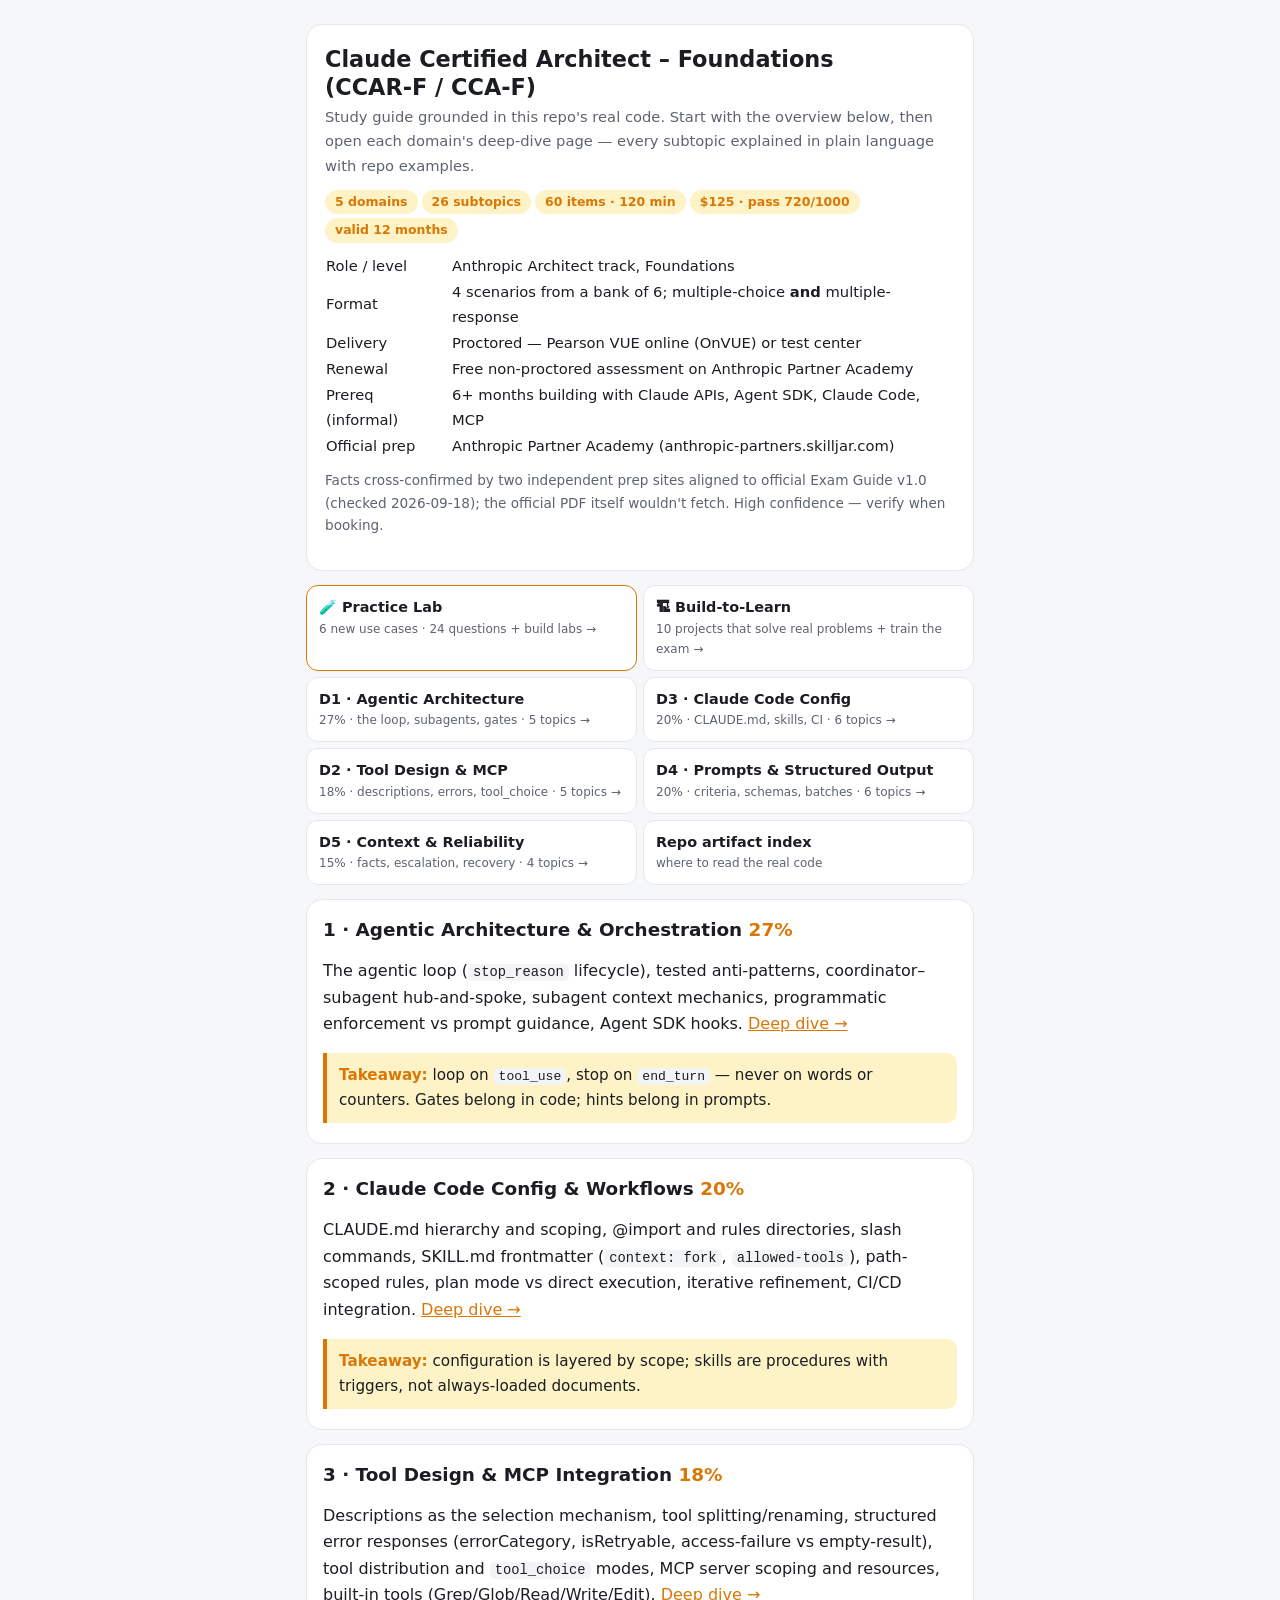
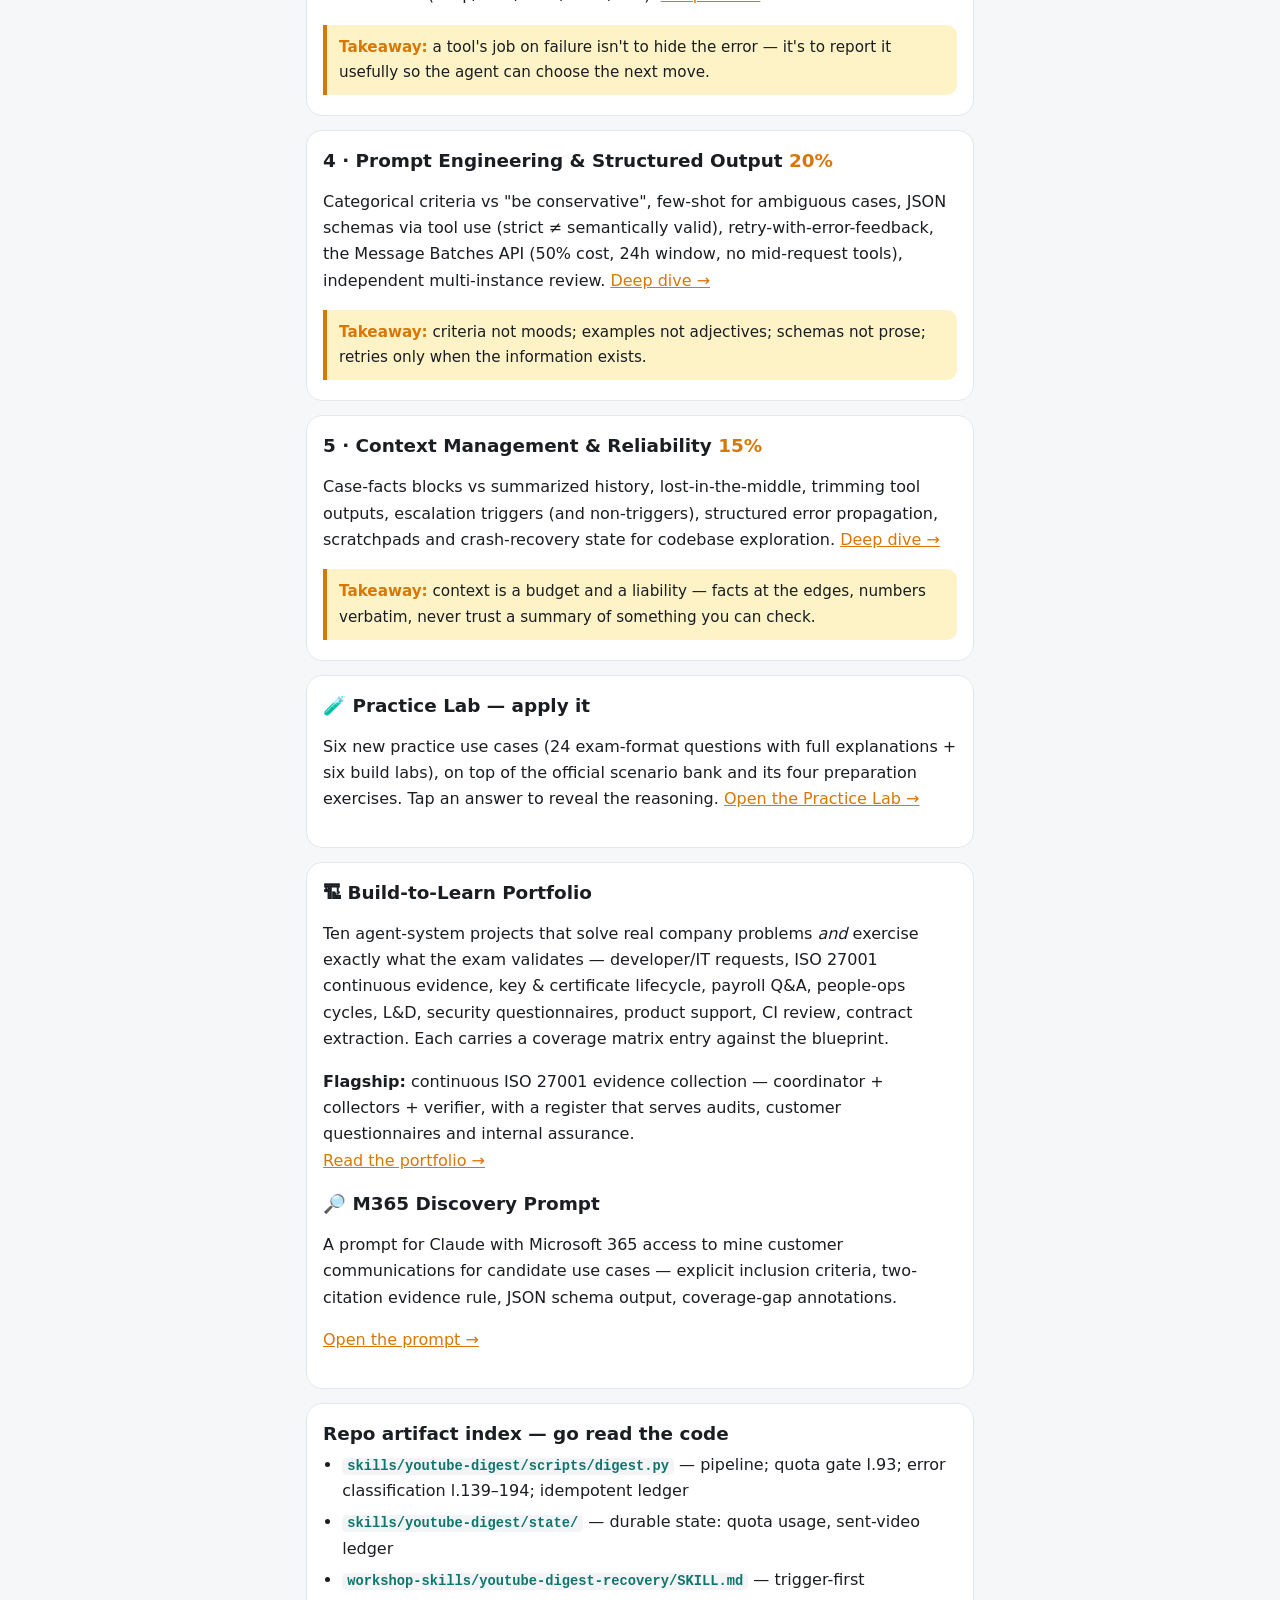
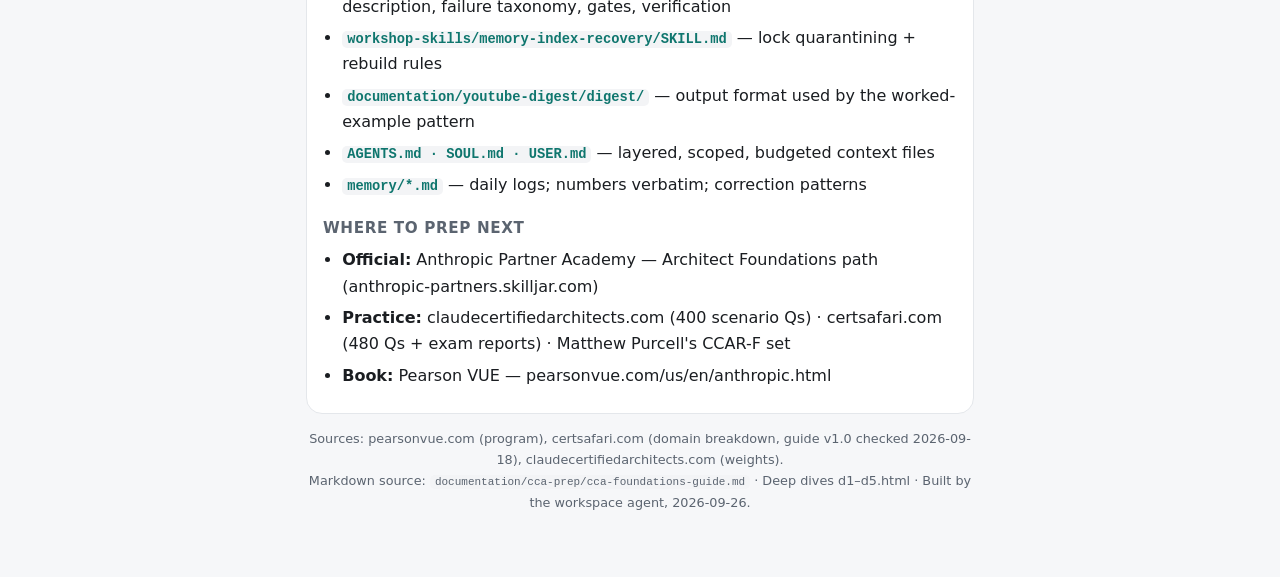
<file: index.html>
<!DOCTYPE html>
<html lang="en">
<head>
<meta charset="utf-8">
<meta name="viewport" content="width=device-width, initial-scale=1">
<title>CCAR-F Study Guide · overview + deep dives</title>
<link rel="stylesheet" href="style.css">
</head>
<body>
<div class="wrap">

<header class="hero">
  <h1>Claude Certified Architect – Foundations<br>(CCAR-F / CCA-F)</h1>
  <p class="sub">Study guide grounded in this repo's real code. Start with the overview below, then open each domain's deep-dive page — every subtopic explained in plain language with repo examples.</p>
  <span class="badge">5 domains</span><span class="badge">26 subtopics</span><span class="badge">60 items · 120 min</span><span class="badge">$125 · pass 720/1000</span><span class="badge">valid 12 months</span>
  <table class="facts" style="width:100%;border-collapse:collapse;font-size:.92rem;margin-top:8px">
    <tr><td>Role / level</td><td>Anthropic Architect track, Foundations</td></tr>
    <tr><td>Format</td><td>4 scenarios from a bank of 6; multiple-choice <b>and</b> multiple-response</td></tr>
    <tr><td>Delivery</td><td>Proctored — Pearson VUE online (OnVUE) or test center</td></tr>
    <tr><td>Renewal</td><td>Free non-proctored assessment on Anthropic Partner Academy</td></tr>
    <tr><td>Prereq (informal)</td><td>6+ months building with Claude APIs, Agent SDK, Claude Code, MCP</td></tr>
    <tr><td>Official prep</td><td>Anthropic Partner Academy (anthropic-partners.skilljar.com)</td></tr>
  </table>
  <p class="note" style="margin-top:10px">Facts cross-confirmed by two independent prep sites aligned to official Exam Guide v1.0 (checked 2026-09-18); the official PDF itself wouldn't fetch. High confidence — verify when booking.</p>
</header>

<nav class="toc">
  <a href="practice.html" style="border-color:var(--acc)">🧪 Practice Lab<small>6 new use cases · 24 questions + build labs →</small></a>
  <a href="https://github.com/KoolBuddhiAI/ccar-f-study-guide/blob/main/build-to-learn.md">🏗 Build-to-Learn<small>10 projects that solve real problems + train the exam →</small></a>
  <a href="d1.html">D1 · Agentic Architecture<small>27% · the loop, subagents, gates · 5 topics →</small></a>
  <a href="d3.html">D3 · Claude Code Config<small>20% · CLAUDE.md, skills, CI · 6 topics →</small></a>
  <a href="d2.html">D2 · Tool Design &amp; MCP<small>18% · descriptions, errors, tool_choice · 5 topics →</small></a>
  <a href="d4.html">D4 · Prompts &amp; Structured Output<small>20% · criteria, schemas, batches · 6 topics →</small></a>
  <a href="d5.html">D5 · Context &amp; Reliability<small>15% · facts, escalation, recovery · 4 topics →</small></a>
  <a href="#idx">Repo artifact index<small>where to read the real code</small></a>
</nav>

<section id="d1">
  <h2>1 · Agentic Architecture &amp; Orchestration <span class="w">27%</span></h2>
  <p>The agentic loop (<code>stop_reason</code> lifecycle), tested anti-patterns, coordinator–subagent hub-and-spoke, subagent context mechanics, programmatic enforcement vs prompt guidance, Agent SDK hooks. <a href="d1.html">Deep dive →</a></p>
  <div class="take"><b>Takeaway:</b> loop on <code>tool_use</code>, stop on <code>end_turn</code> — never on words or counters. Gates belong in code; hints belong in prompts.</div>
</section>

<section id="d3">
  <h2>2 · Claude Code Config &amp; Workflows <span class="w">20%</span></h2>
  <p>CLAUDE.md hierarchy and scoping, @import and rules directories, slash commands, SKILL.md frontmatter (<code>context: fork</code>, <code>allowed-tools</code>), path-scoped rules, plan mode vs direct execution, iterative refinement, CI/CD integration. <a href="d3.html">Deep dive →</a></p>
  <div class="take"><b>Takeaway:</b> configuration is layered by scope; skills are procedures with triggers, not always-loaded documents.</div>
</section>

<section id="d2">
  <h2>3 · Tool Design &amp; MCP Integration <span class="w">18%</span></h2>
  <p>Descriptions as the selection mechanism, tool splitting/renaming, structured error responses (errorCategory, isRetryable, access-failure vs empty-result), tool distribution and <code>tool_choice</code> modes, MCP server scoping and resources, built-in tools (Grep/Glob/Read/Write/Edit). <a href="d2.html">Deep dive →</a></p>
  <div class="take"><b>Takeaway:</b> a tool's job on failure isn't to hide the error — it's to report it usefully so the agent can choose the next move.</div>
</section>

<section id="d4">
  <h2>4 · Prompt Engineering &amp; Structured Output <span class="w">20%</span></h2>
  <p>Categorical criteria vs "be conservative", few-shot for ambiguous cases, JSON schemas via tool use (strict ≠ semantically valid), retry-with-error-feedback, the Message Batches API (50% cost, 24h window, no mid-request tools), independent multi-instance review. <a href="d4.html">Deep dive →</a></p>
  <div class="take"><b>Takeaway:</b> criteria not moods; examples not adjectives; schemas not prose; retries only when the information exists.</div>
</section>

<section id="d5">
  <h2>5 · Context Management &amp; Reliability <span class="w">15%</span></h2>
  <p>Case-facts blocks vs summarized history, lost-in-the-middle, trimming tool outputs, escalation triggers (and non-triggers), structured error propagation, scratchpads and crash-recovery state for codebase exploration. <a href="d5.html">Deep dive →</a></p>
  <div class="take"><b>Takeaway:</b> context is a budget and a liability — facts at the edges, numbers verbatim, never trust a summary of something you can check.</div>
</section>

<section id="idx">
  <h2>🧪 Practice Lab — apply it</h2>
  <p>Six new practice use cases (24 exam-format questions with full explanations + six build labs), on top of the official scenario bank and its four preparation exercises. Tap an answer to reveal the reasoning. <a href="practice.html">Open the Practice Lab →</a></p>
</section>

<section id="apply">
  <h2>🏗 Build-to-Learn Portfolio</h2>
  <p>Ten agent-system projects that solve real company problems <i>and</i> exercise exactly what the exam validates — developer/IT requests, ISO 27001 continuous evidence, key &amp; certificate lifecycle, payroll Q&amp;A, people-ops cycles, L&amp;D, security questionnaires, product support, CI review, contract extraction. Each carries a coverage matrix entry against the blueprint.</p>
  <p><b>Flagship:</b> continuous ISO 27001 evidence collection — coordinator + collectors + verifier, with a register that serves audits, customer questionnaires and internal assurance.
  <br><a href="https://github.com/KoolBuddhiAI/ccar-f-study-guide/blob/main/build-to-learn.md">Read the portfolio →</a></p>
  <h2 style="margin-top:18px">🔎 M365 Discovery Prompt</h2>
  <p>A prompt for Claude with Microsoft 365 access to mine customer communications for candidate use cases — explicit inclusion criteria, two-citation evidence rule, JSON schema output, coverage-gap annotations.</p>
  <p><a href="https://github.com/KoolBuddhiAI/ccar-f-study-guide/blob/main/m365-discovery-prompt.md">Open the prompt →</a></p>
</section>

<section id="idx2">
  <h2>Repo artifact index — go read the code</h2>
  <ul>
    <li><code class="path">skills/youtube-digest/scripts/digest.py</code> — pipeline; quota gate l.93; error classification l.139–194; idempotent ledger</li>
    <li><code class="path">skills/youtube-digest/state/</code> — durable state: quota usage, sent-video ledger</li>
    <li><code class="path">workshop-skills/youtube-digest-recovery/SKILL.md</code> — trigger-first description, failure taxonomy, gates, verification</li>
    <li><code class="path">workshop-skills/memory-index-recovery/SKILL.md</code> — lock quarantining + rebuild rules</li>
    <li><code class="path">documentation/youtube-digest/digest/</code> — output format used by the worked-example pattern</li>
    <li><code class="path">AGENTS.md · SOUL.md · USER.md</code> — layered, scoped, budgeted context files</li>
    <li><code class="path">memory/*.md</code> — daily logs; numbers verbatim; correction patterns</li>
  </ul>
  <h3>Where to prep next</h3>
  <ul>
    <li><b>Official:</b> Anthropic Partner Academy — Architect Foundations path (anthropic-partners.skilljar.com)</li>
    <li><b>Practice:</b> claudecertifiedarchitects.com (400 scenario Qs) · certsafari.com (480 Qs + exam reports) · Matthew Purcell's CCAR-F set</li>
    <li><b>Book:</b> Pearson VUE — pearsonvue.com/us/en/anthropic.html</li>
  </ul>
</section>

<footer>Sources: pearsonvue.com (program), certsafari.com (domain breakdown, guide v1.0 checked 2026-09-18), claudecertifiedarchitects.com (weights).<br>Markdown source: <code>documentation/cca-prep/cca-foundations-guide.md</code> · Deep dives d1–d5.html · Built by the workspace agent, 2026-09-26.</footer>

</div>
</body>
</html>
</file>
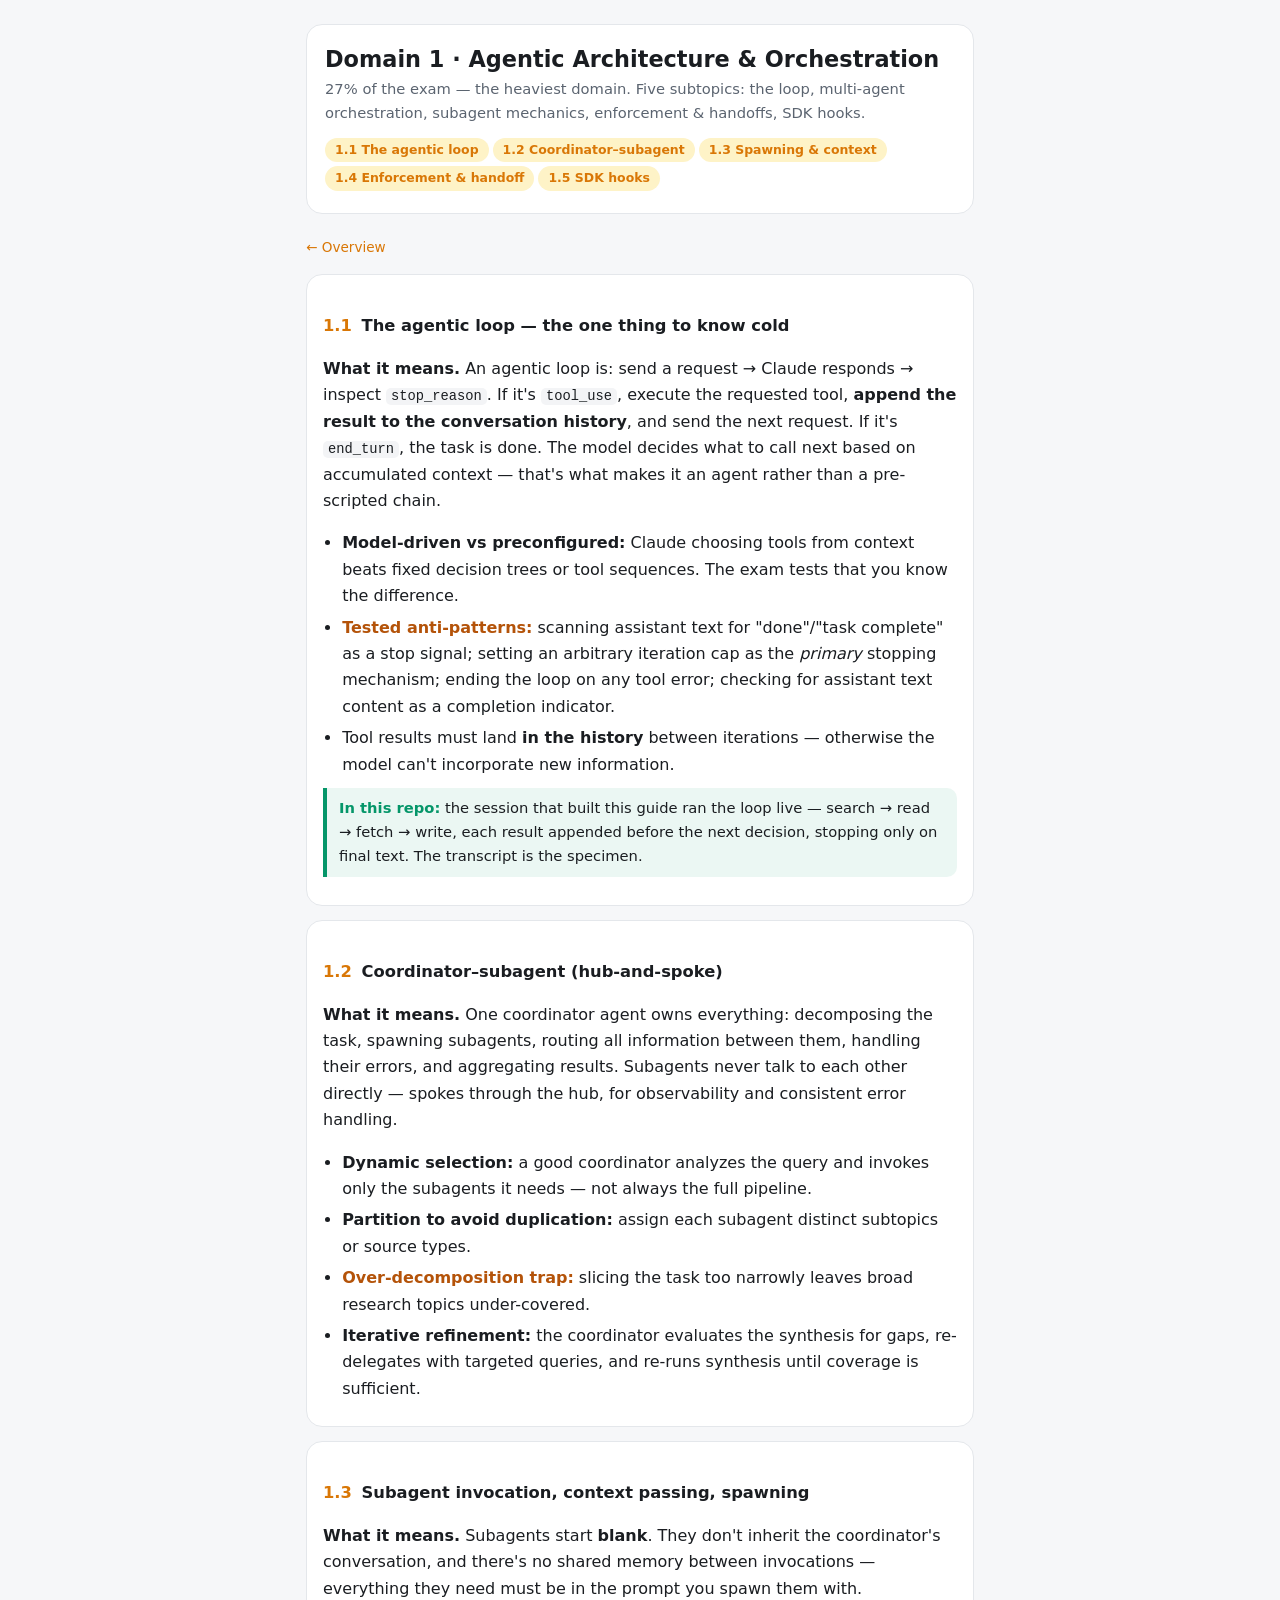
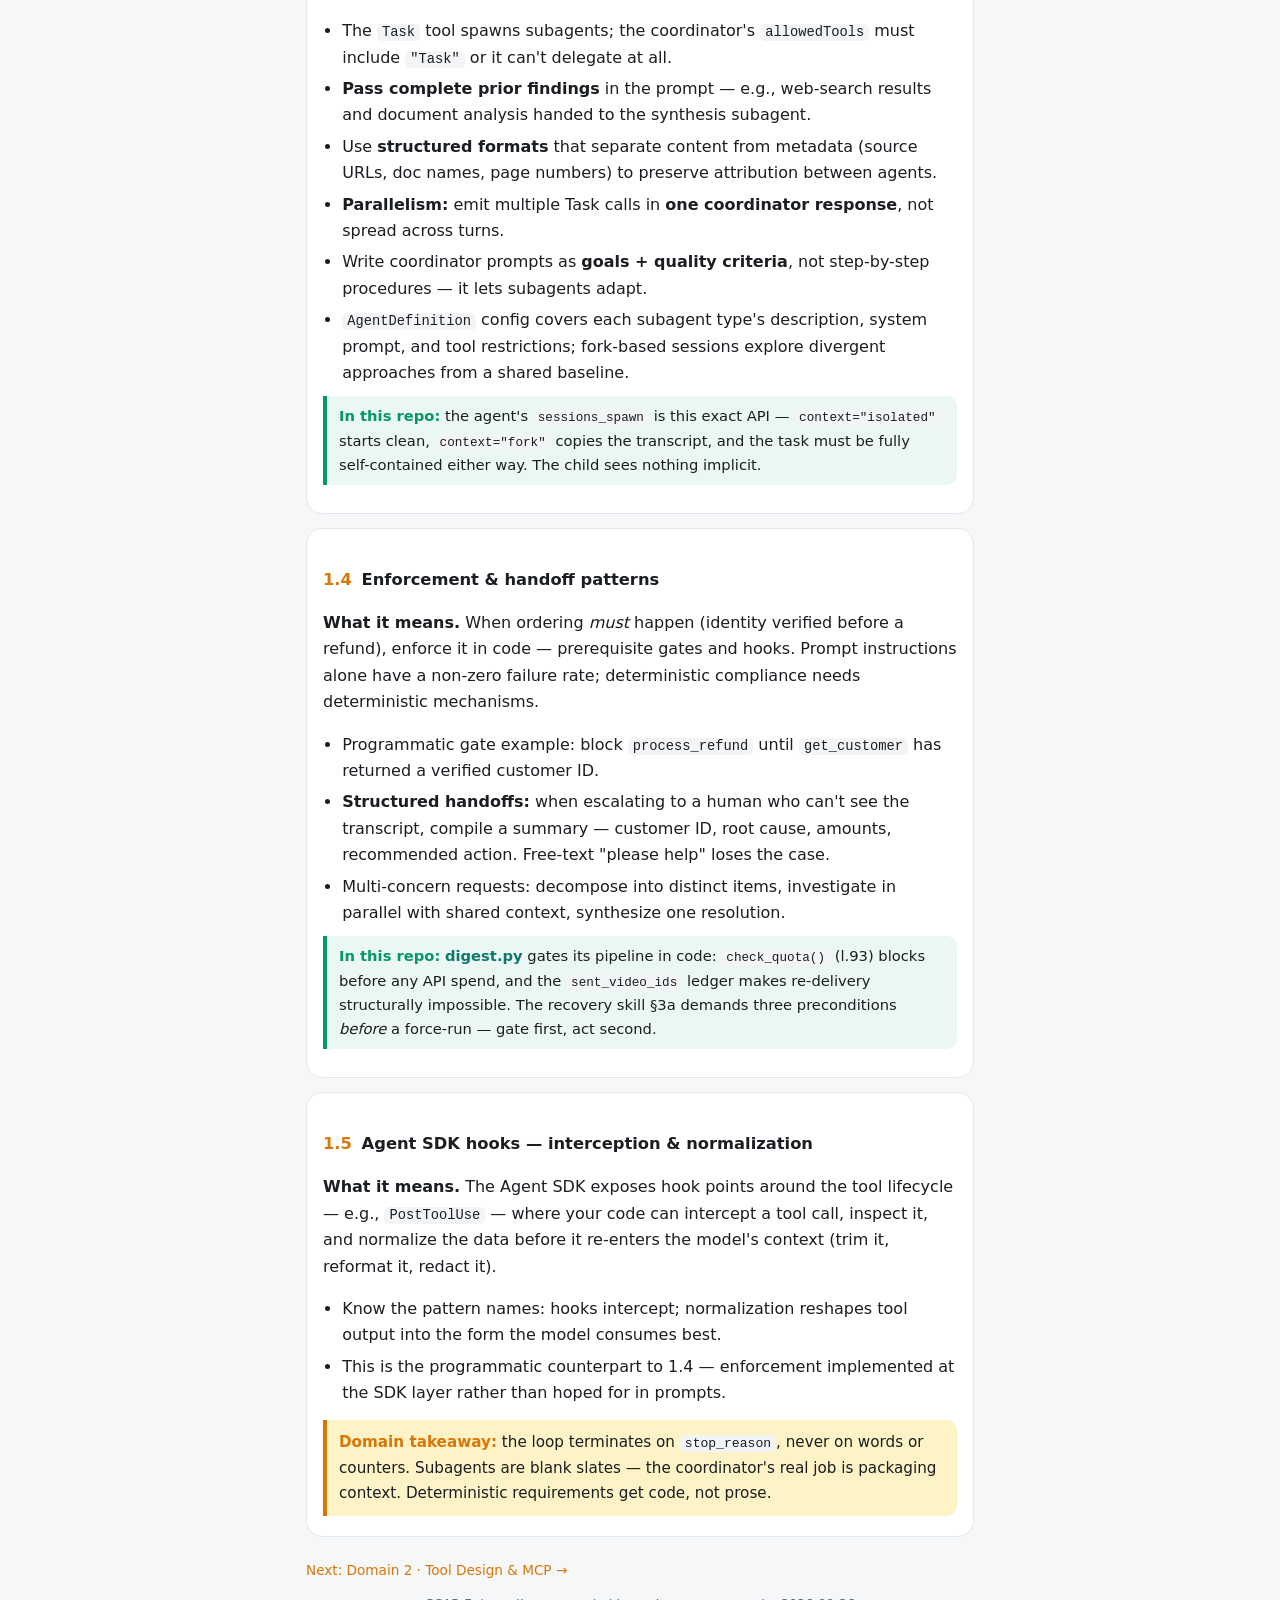
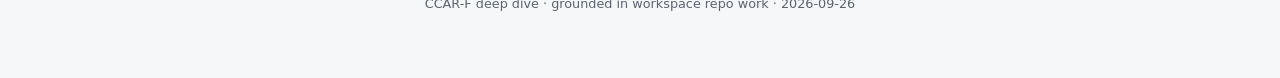
<file: d1.html>
<!DOCTYPE html>
<html lang="en">
<head>
<meta charset="utf-8">
<meta name="viewport" content="width=device-width, initial-scale=1">
<title>D1 · Agentic Architecture &amp; Orchestration (27%) — CCAR-F Deep Dive</title>
<link rel="stylesheet" href="style.css">
</head>
<body>
<div class="wrap">
<header class="hero">
  <h1>Domain 1 · Agentic Architecture &amp; Orchestration</h1>
  <p class="sub">27% of the exam — the heaviest domain. Five subtopics: the loop, multi-agent orchestration, subagent mechanics, enforcement &amp; handoffs, SDK hooks.</p>
  <span class="badge">1.1 The agentic loop</span><span class="badge">1.2 Coordinator–subagent</span><span class="badge">1.3 Spawning &amp; context</span><span class="badge">1.4 Enforcement &amp; handoff</span><span class="badge">1.5 SDK hooks</span>
</header>
<a class="back" href="index.html">← Overview</a>

<section>
<h4><span class="num">1.1</span> The agentic loop — the one thing to know cold</h4>
<p><b>What it means.</b> An agentic loop is: send a request → Claude responds → inspect <code>stop_reason</code>. If it's <code>tool_use</code>, execute the requested tool, <b>append the result to the conversation history</b>, and send the next request. If it's <code>end_turn</code>, the task is done. The model decides what to call next based on accumulated context — that's what makes it an agent rather than a pre-scripted chain.</p>
<ul>
  <li><b>Model-driven vs preconfigured:</b> Claude choosing tools from context beats fixed decision trees or tool sequences. The exam tests that you know the difference.</li>
  <li><b class="trap">Tested anti-patterns:</b> scanning assistant text for "done"/"task complete" as a stop signal; setting an arbitrary iteration cap as the <i>primary</i> stopping mechanism; ending the loop on any tool error; checking for assistant text content as a completion indicator.</li>
  <li>Tool results must land <b>in the history</b> between iterations — otherwise the model can't incorporate new information.</li>
</ul>
<div class="repo"><b>In this repo:</b> the session that built this guide ran the loop live — search → read → fetch → write, each result appended before the next decision, stopping only on final text. The transcript is the specimen.</div>
</section>

<section>
<h4><span class="num">1.2</span> Coordinator–subagent (hub-and-spoke)</h4>
<p><b>What it means.</b> One coordinator agent owns everything: decomposing the task, spawning subagents, routing all information between them, handling their errors, and aggregating results. Subagents never talk to each other directly — spokes through the hub, for observability and consistent error handling.</p>
<ul>
  <li><b>Dynamic selection:</b> a good coordinator analyzes the query and invokes only the subagents it needs — not always the full pipeline.</li>
  <li><b>Partition to avoid duplication:</b> assign each subagent distinct subtopics or source types.</li>
  <li><b class="trap">Over-decomposition trap:</b> slicing the task too narrowly leaves broad research topics under-covered.</li>
  <li><b>Iterative refinement:</b> the coordinator evaluates the synthesis for gaps, re-delegates with targeted queries, and re-runs synthesis until coverage is sufficient.</li>
</ul>
</section>

<section>
<h4><span class="num">1.3</span> Subagent invocation, context passing, spawning</h4>
<p><b>What it means.</b> Subagents start <b>blank</b>. They don't inherit the coordinator's conversation, and there's no shared memory between invocations — everything they need must be in the prompt you spawn them with.</p>
<ul>
  <li>The <code>Task</code> tool spawns subagents; the coordinator's <code>allowedTools</code> must include <code>"Task"</code> or it can't delegate at all.</li>
  <li><b>Pass complete prior findings</b> in the prompt — e.g., web-search results and document analysis handed to the synthesis subagent.</li>
  <li>Use <b>structured formats</b> that separate content from metadata (source URLs, doc names, page numbers) to preserve attribution between agents.</li>
  <li><b>Parallelism:</b> emit multiple Task calls in <b>one coordinator response</b>, not spread across turns.</li>
  <li>Write coordinator prompts as <b>goals + quality criteria</b>, not step-by-step procedures — it lets subagents adapt.</li>
  <li><code>AgentDefinition</code> config covers each subagent type's description, system prompt, and tool restrictions; fork-based sessions explore divergent approaches from a shared baseline.</li>
</ul>
<div class="repo"><b>In this repo:</b> the agent's <code>sessions_spawn</code> is this exact API — <code>context="isolated"</code> starts clean, <code>context="fork"</code> copies the transcript, and the task must be fully self-contained either way. The child sees nothing implicit.</div>
</section>

<section>
<h4><span class="num">1.4</span> Enforcement &amp; handoff patterns</h4>
<p><b>What it means.</b> When ordering <i>must</i> happen (identity verified before a refund), enforce it in code — prerequisite gates and hooks. Prompt instructions alone have a non-zero failure rate; deterministic compliance needs deterministic mechanisms.</p>
<ul>
  <li>Programmatic gate example: block <code>process_refund</code> until <code>get_customer</code> has returned a verified customer ID.</li>
  <li><b>Structured handoffs:</b> when escalating to a human who can't see the transcript, compile a summary — customer ID, root cause, amounts, recommended action. Free-text "please help" loses the case.</li>
  <li>Multi-concern requests: decompose into distinct items, investigate in parallel with shared context, synthesize one resolution.</li>
</ul>
<div class="repo"><b>In this repo:</b> <span class="path">digest.py</span> gates its pipeline in code: <code>check_quota()</code> (l.93) blocks before any API spend, and the <code>sent_video_ids</code> ledger makes re-delivery structurally impossible. The recovery skill §3a demands three preconditions <i>before</i> a force-run — gate first, act second.</div>
</section>

<section>
<h4><span class="num">1.5</span> Agent SDK hooks — interception &amp; normalization</h4>
<p><b>What it means.</b> The Agent SDK exposes hook points around the tool lifecycle — e.g., <code>PostToolUse</code> — where your code can intercept a tool call, inspect it, and normalize the data before it re-enters the model's context (trim it, reformat it, redact it).</p>
<ul>
  <li>Know the pattern names: hooks intercept; normalization reshapes tool output into the form the model consumes best.</li>
  <li>This is the programmatic counterpart to 1.4 — enforcement implemented at the SDK layer rather than hoped for in prompts.</li>
</ul>
<div class="take"><b>Domain takeaway:</b> the loop terminates on <code>stop_reason</code>, never on words or counters. Subagents are blank slates — the coordinator's real job is packaging context. Deterministic requirements get code, not prose.</div>
</section>

<a class="back" href="d2.html">Next: Domain 2 · Tool Design &amp; MCP →</a>
<footer>CCAR-F deep dive · grounded in workspace repo work · 2026-09-26</footer>
</div>
</body>
</html>
</file>
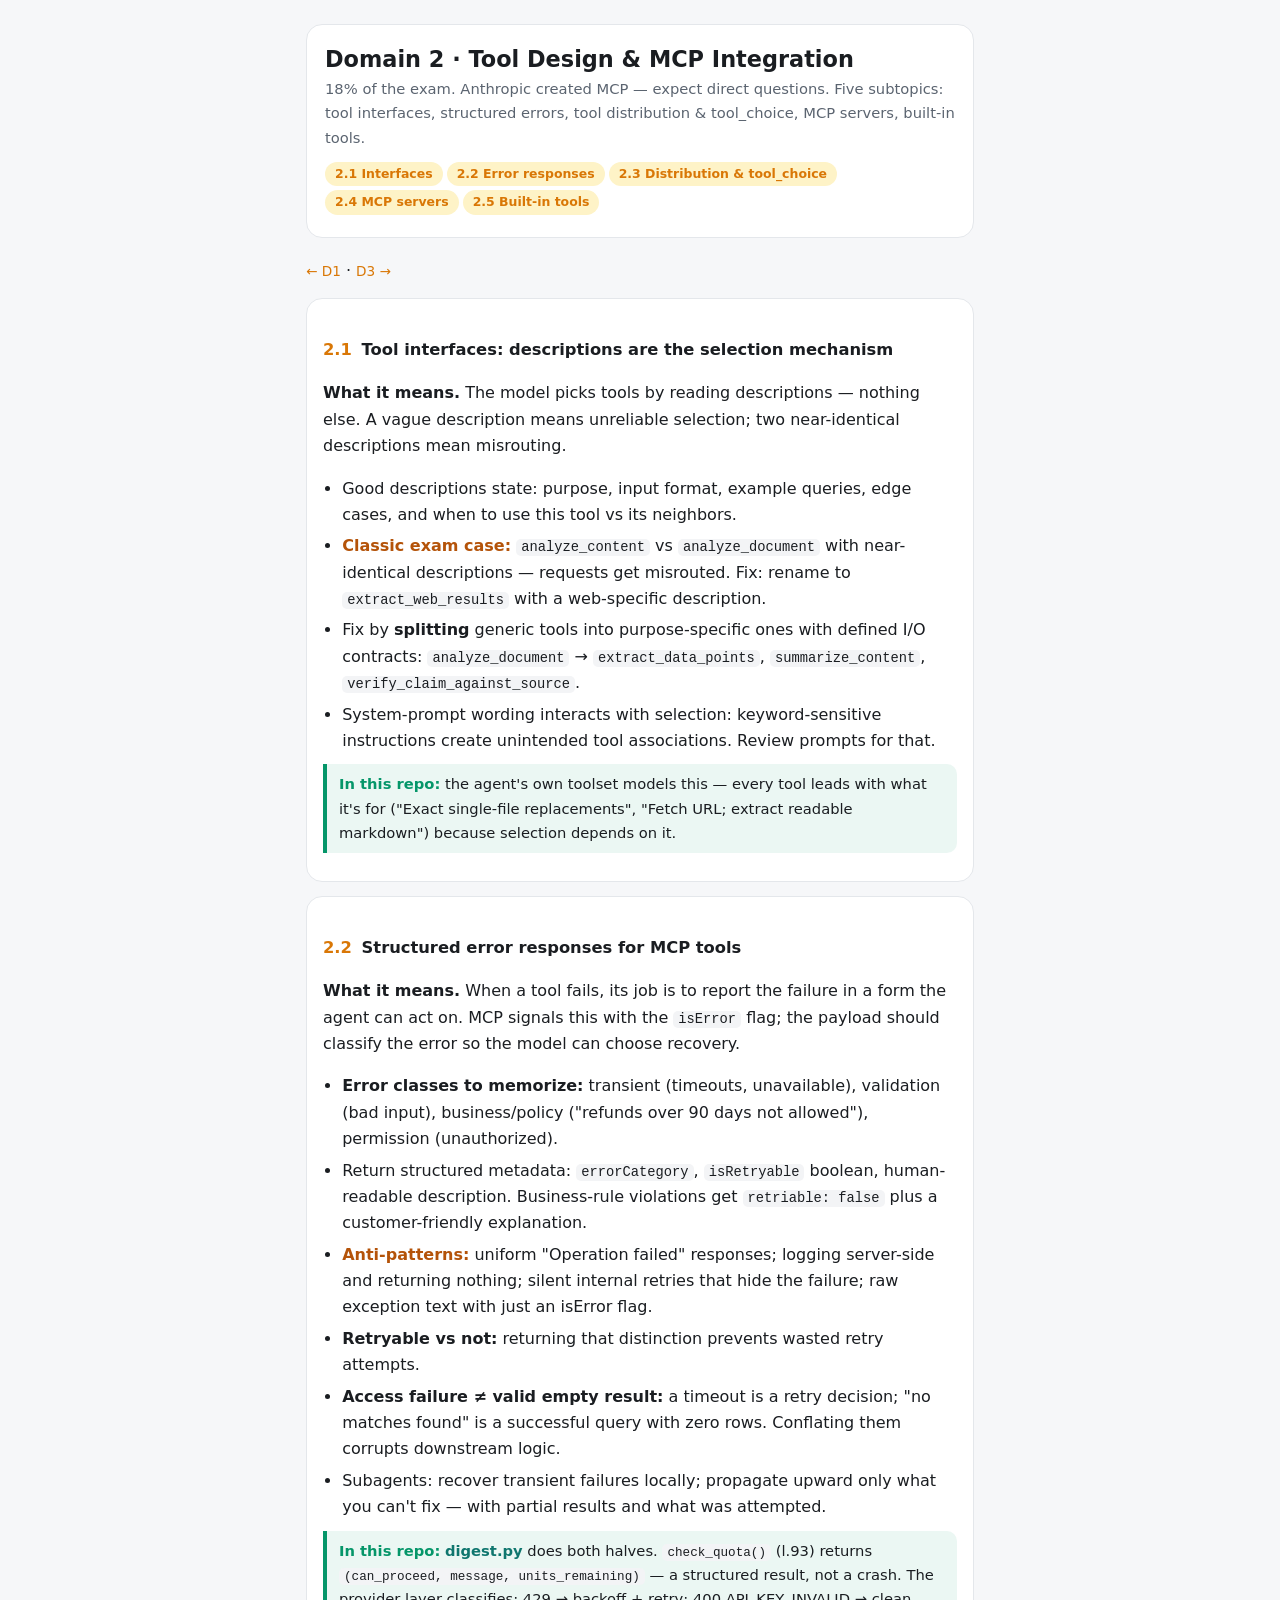
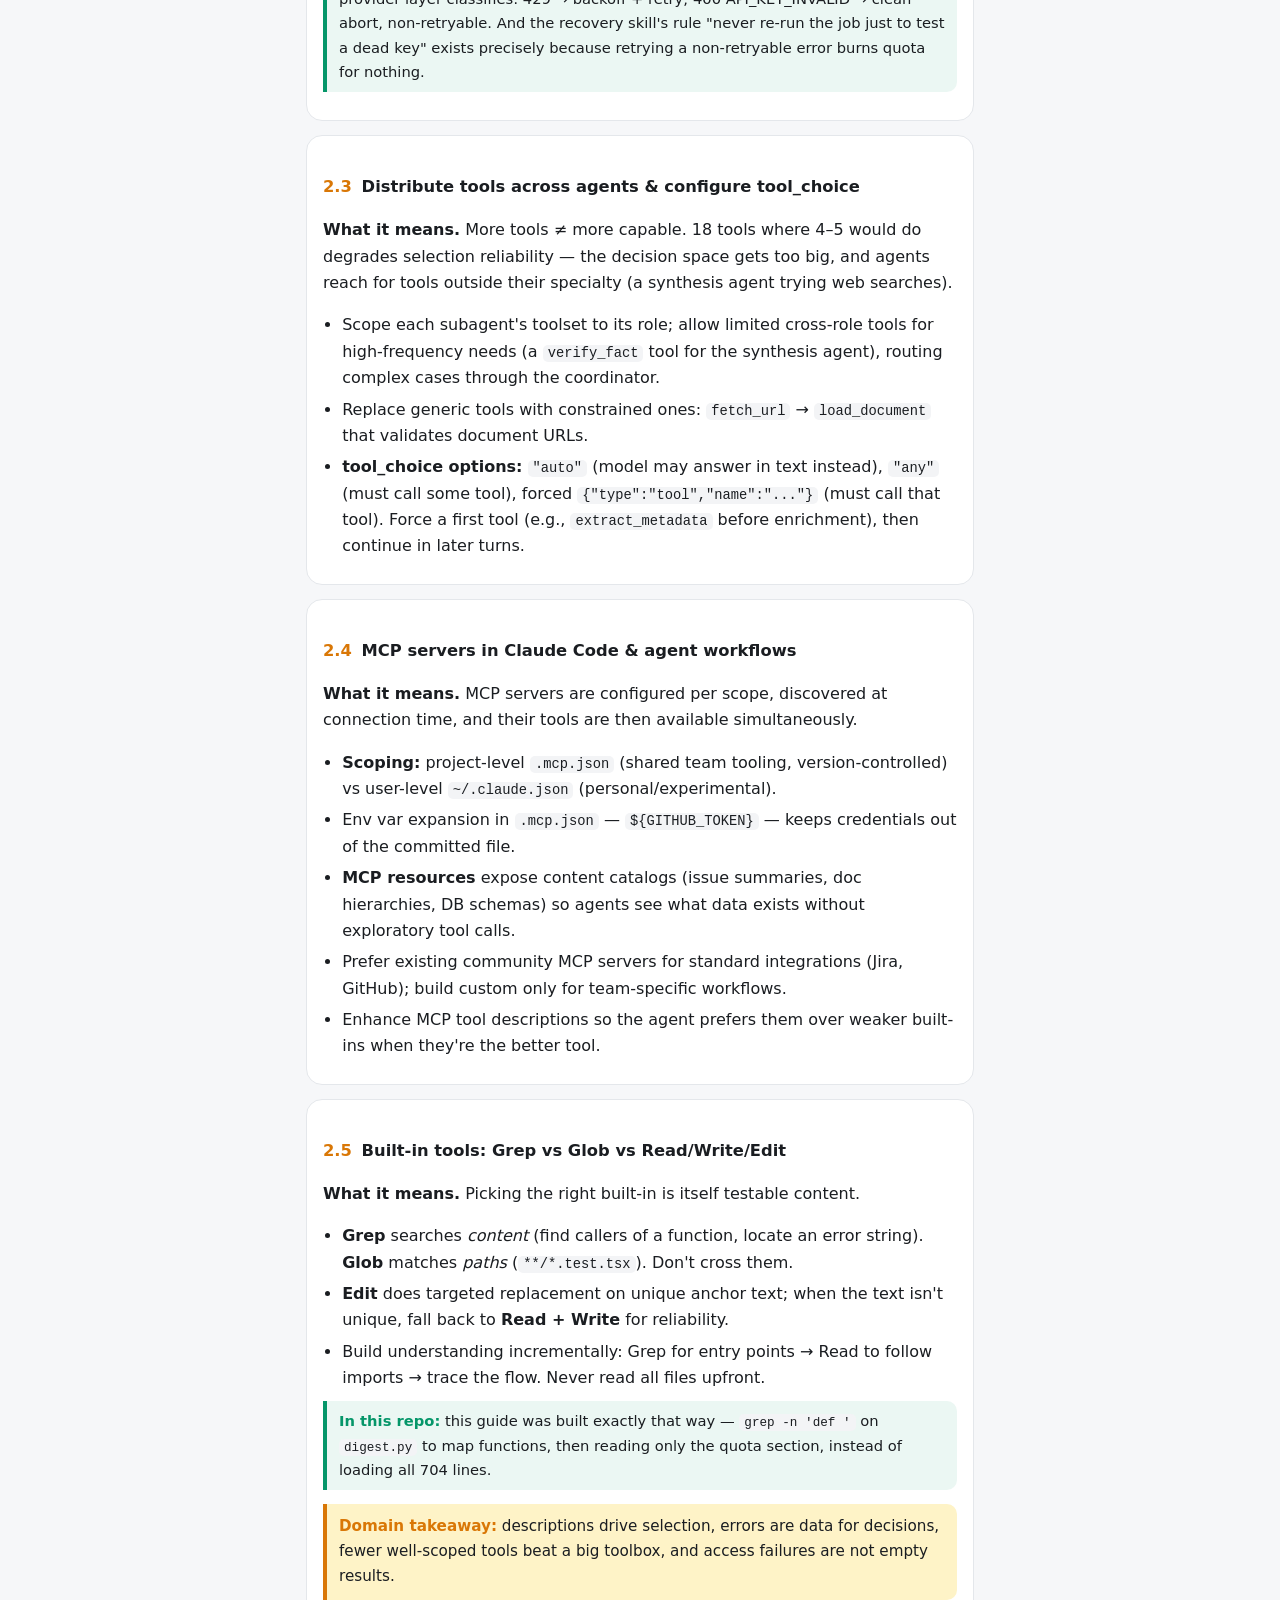
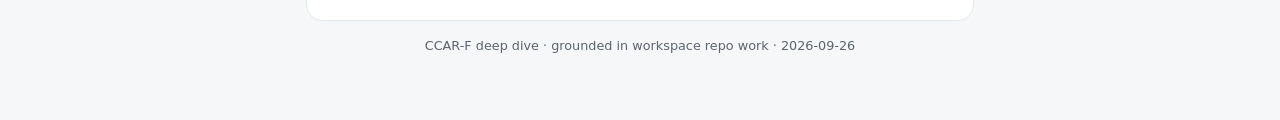
<file: d2.html>
<!DOCTYPE html>
<html lang="en">
<head>
<meta charset="utf-8">
<meta name="viewport" content="width=device-width, initial-scale=1">
<title>D2 · Tool Design &amp; MCP Integration (18%) — CCAR-F Deep Dive</title>
<link rel="stylesheet" href="style.css">
</head>
<body>
<div class="wrap">
<header class="hero">
  <h1>Domain 2 · Tool Design &amp; MCP Integration</h1>
  <p class="sub">18% of the exam. Anthropic created MCP — expect direct questions. Five subtopics: tool interfaces, structured errors, tool distribution &amp; tool_choice, MCP servers, built-in tools.</p>
  <span class="badge">2.1 Interfaces</span><span class="badge">2.2 Error responses</span><span class="badge">2.3 Distribution &amp; tool_choice</span><span class="badge">2.4 MCP servers</span><span class="badge">2.5 Built-in tools</span>
</header>
<a class="back" href="d1.html">← D1</a> · <a class="back" href="d3.html">D3 →</a>

<section>
<h4><span class="num">2.1</span> Tool interfaces: descriptions are the selection mechanism</h4>
<p><b>What it means.</b> The model picks tools by reading descriptions — nothing else. A vague description means unreliable selection; two near-identical descriptions mean misrouting.</p>
<ul>
  <li>Good descriptions state: purpose, input format, example queries, edge cases, and when to use this tool vs its neighbors.</li>
  <li><b class="trap">Classic exam case:</b> <code>analyze_content</code> vs <code>analyze_document</code> with near-identical descriptions — requests get misrouted. Fix: rename to <code>extract_web_results</code> with a web-specific description.</li>
  <li>Fix by <b>splitting</b> generic tools into purpose-specific ones with defined I/O contracts: <code>analyze_document</code> → <code>extract_data_points</code>, <code>summarize_content</code>, <code>verify_claim_against_source</code>.</li>
  <li>System-prompt wording interacts with selection: keyword-sensitive instructions create unintended tool associations. Review prompts for that.</li>
</ul>
<div class="repo"><b>In this repo:</b> the agent's own toolset models this — every tool leads with what it's for ("Exact single-file replacements", "Fetch URL; extract readable markdown") because selection depends on it.</div>
</section>

<section>
<h4><span class="num">2.2</span> Structured error responses for MCP tools</h4>
<p><b>What it means.</b> When a tool fails, its job is to report the failure in a form the agent can act on. MCP signals this with the <code>isError</code> flag; the payload should classify the error so the model can choose recovery.</p>
<ul>
  <li><b>Error classes to memorize:</b> transient (timeouts, unavailable), validation (bad input), business/policy ("refunds over 90 days not allowed"), permission (unauthorized).</li>
  <li>Return structured metadata: <code>errorCategory</code>, <code>isRetryable</code> boolean, human-readable description. Business-rule violations get <code>retriable: false</code> plus a customer-friendly explanation.</li>
  <li><b class="trap">Anti-patterns:</b> uniform "Operation failed" responses; logging server-side and returning nothing; silent internal retries that hide the failure; raw exception text with just an isError flag.</li>
  <li><b>Retryable vs not:</b> returning that distinction prevents wasted retry attempts.</li>
  <li><b>Access failure ≠ valid empty result:</b> a timeout is a retry decision; "no matches found" is a successful query with zero rows. Conflating them corrupts downstream logic.</li>
  <li>Subagents: recover transient failures locally; propagate upward only what you can't fix — with partial results and what was attempted.</li>
</ul>
<div class="repo"><b>In this repo:</b> <span class="path">digest.py</span> does both halves. <code>check_quota()</code> (l.93) returns <code>(can_proceed, message, units_remaining)</code> — a structured result, not a crash. The provider layer classifies: 429 → backoff + retry; 400 API_KEY_INVALID → clean abort, non-retryable. And the recovery skill's rule "never re-run the job just to test a dead key" exists precisely because retrying a non-retryable error burns quota for nothing.</div>
</section>

<section>
<h4><span class="num">2.3</span> Distribute tools across agents &amp; configure tool_choice</h4>
<p><b>What it means.</b> More tools ≠ more capable. 18 tools where 4–5 would do degrades selection reliability — the decision space gets too big, and agents reach for tools outside their specialty (a synthesis agent trying web searches).</p>
<ul>
  <li>Scope each subagent's toolset to its role; allow limited cross-role tools for high-frequency needs (a <code>verify_fact</code> tool for the synthesis agent), routing complex cases through the coordinator.</li>
  <li>Replace generic tools with constrained ones: <code>fetch_url</code> → <code>load_document</code> that validates document URLs.</li>
  <li><b>tool_choice options:</b> <code>"auto"</code> (model may answer in text instead), <code>"any"</code> (must call some tool), forced <code>{"type":"tool","name":"..."}</code> (must call that tool). Force a first tool (e.g., <code>extract_metadata</code> before enrichment), then continue in later turns.</li>
</ul>
</section>

<section>
<h4><span class="num">2.4</span> MCP servers in Claude Code &amp; agent workflows</h4>
<p><b>What it means.</b> MCP servers are configured per scope, discovered at connection time, and their tools are then available simultaneously.</p>
<ul>
  <li><b>Scoping:</b> project-level <code>.mcp.json</code> (shared team tooling, version-controlled) vs user-level <code>~/.claude.json</code> (personal/experimental).</li>
  <li>Env var expansion in <code>.mcp.json</code> — <code>${GITHUB_TOKEN}</code> — keeps credentials out of the committed file.</li>
  <li><b>MCP resources</b> expose content catalogs (issue summaries, doc hierarchies, DB schemas) so agents see what data exists without exploratory tool calls.</li>
  <li>Prefer existing community MCP servers for standard integrations (Jira, GitHub); build custom only for team-specific workflows.</li>
  <li>Enhance MCP tool descriptions so the agent prefers them over weaker built-ins when they're the better tool.</li>
</ul>
</section>

<section>
<h4><span class="num">2.5</span> Built-in tools: Grep vs Glob vs Read/Write/Edit</h4>
<p><b>What it means.</b> Picking the right built-in is itself testable content.</p>
<ul>
  <li><b>Grep</b> searches <i>content</i> (find callers of a function, locate an error string). <b>Glob</b> matches <i>paths</i> (<code>**/*.test.tsx</code>). Don't cross them.</li>
  <li><b>Edit</b> does targeted replacement on unique anchor text; when the text isn't unique, fall back to <b>Read + Write</b> for reliability.</li>
  <li>Build understanding incrementally: Grep for entry points → Read to follow imports → trace the flow. Never read all files upfront.</li>
</ul>
<div class="repo"><b>In this repo:</b> this guide was built exactly that way — <code>grep -n 'def '</code> on <code>digest.py</code> to map functions, then reading only the quota section, instead of loading all 704 lines.</div>
<div class="take"><b>Domain takeaway:</b> descriptions drive selection, errors are data for decisions, fewer well-scoped tools beat a big toolbox, and access failures are not empty results.</div>
</section>

<footer>CCAR-F deep dive · grounded in workspace repo work · 2026-09-26</footer>
</div>
</body>
</html>
</file>
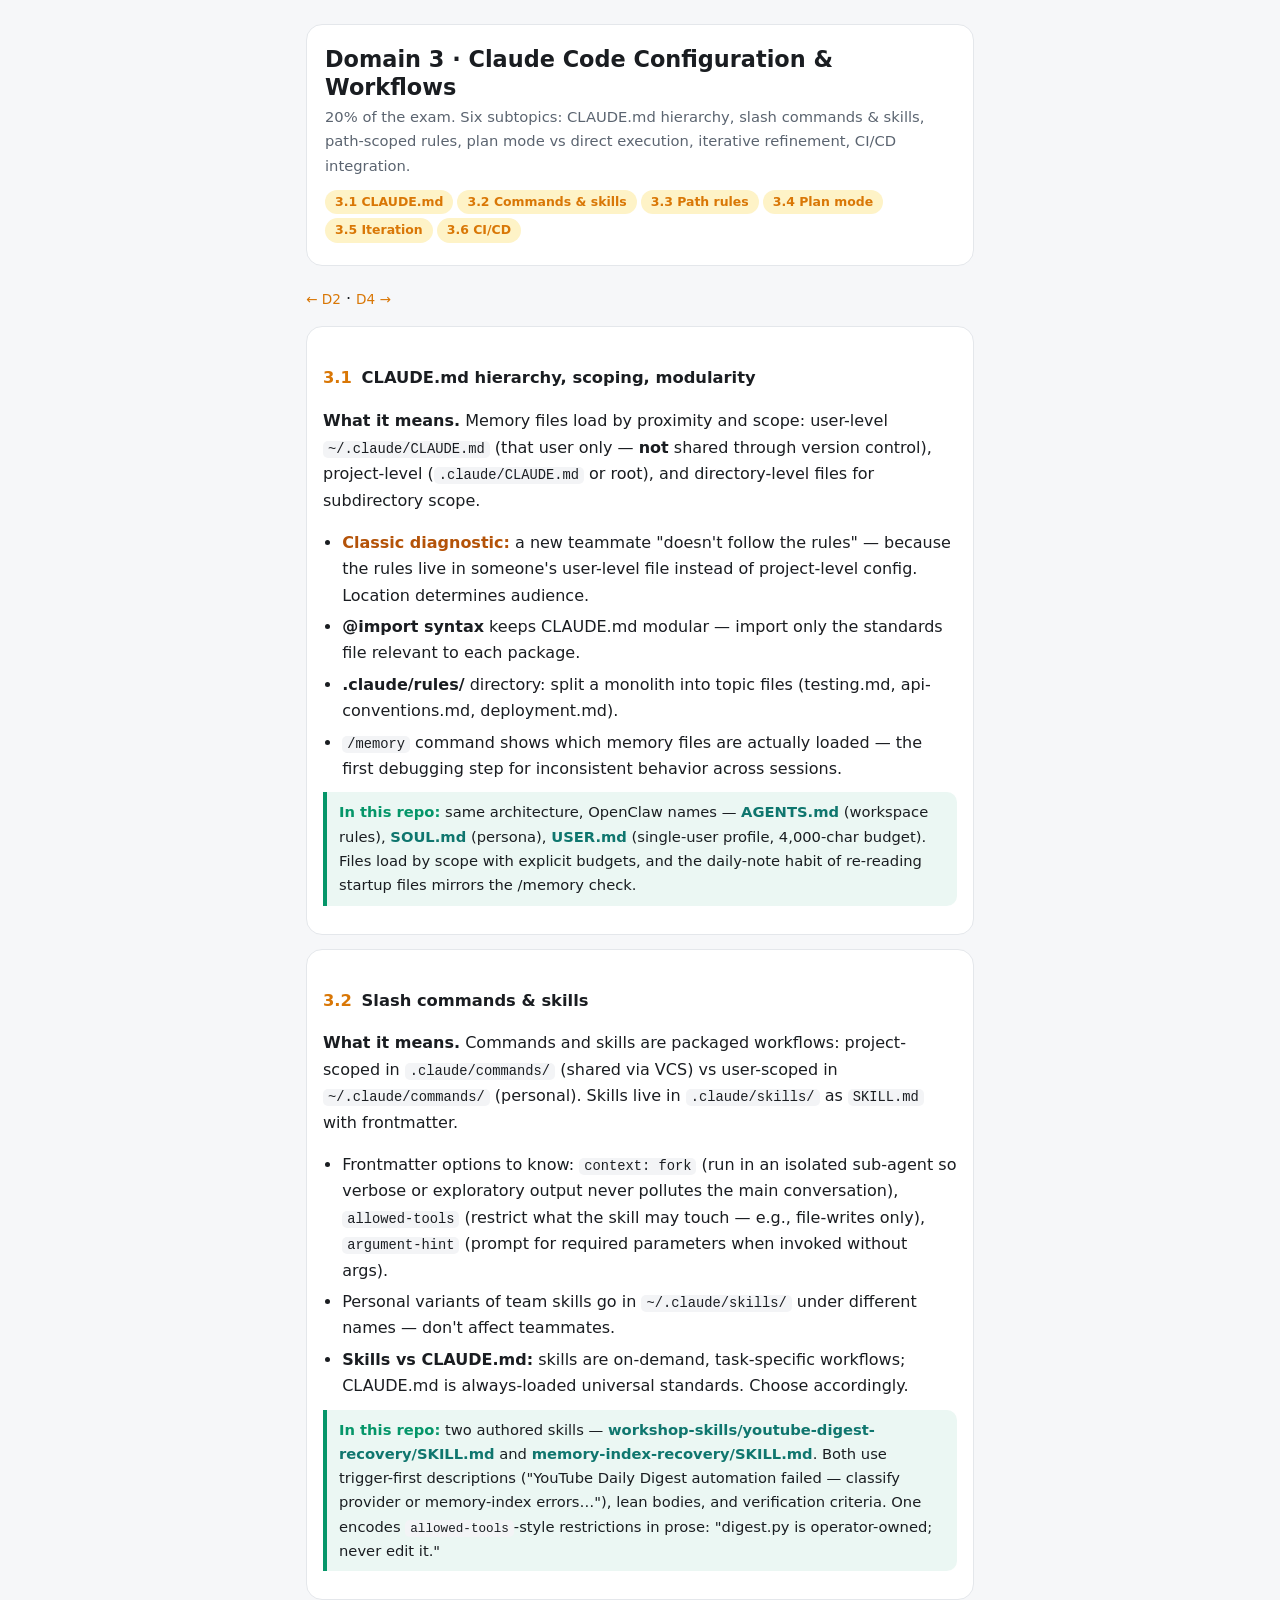
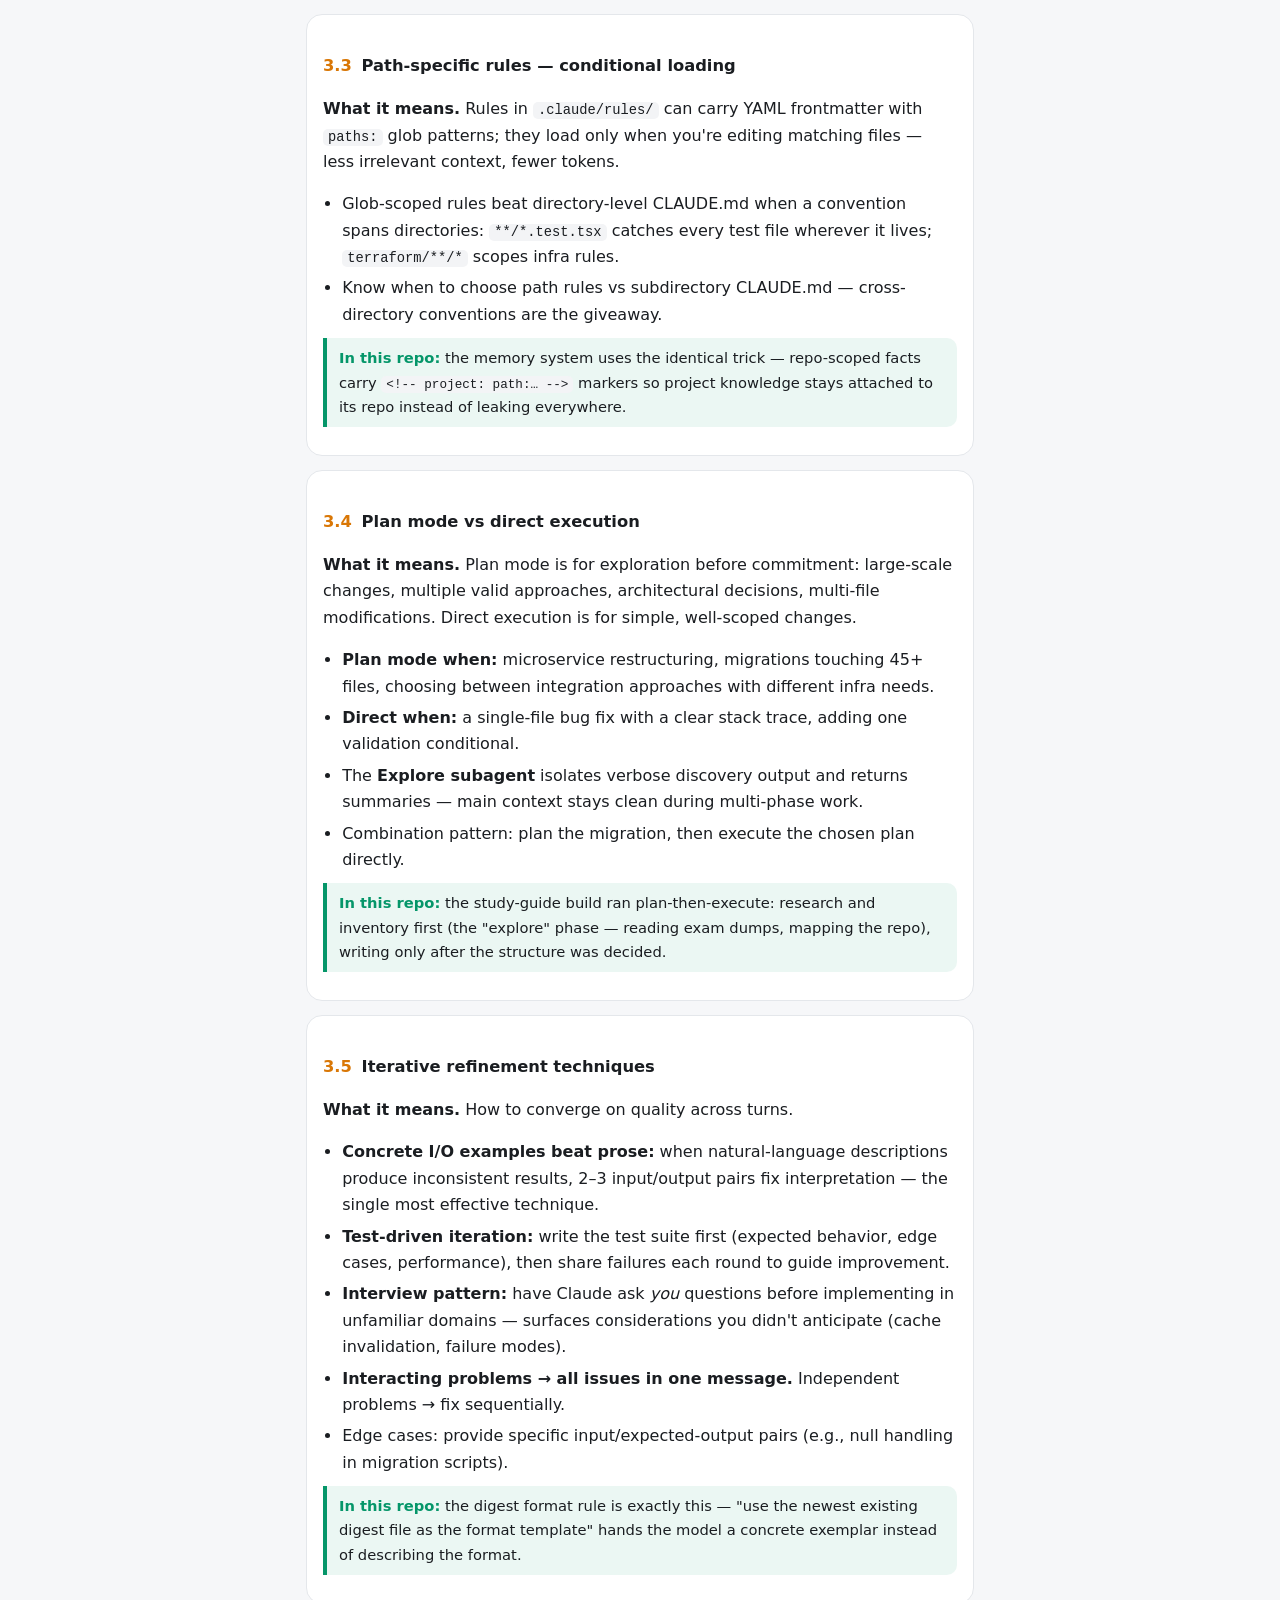
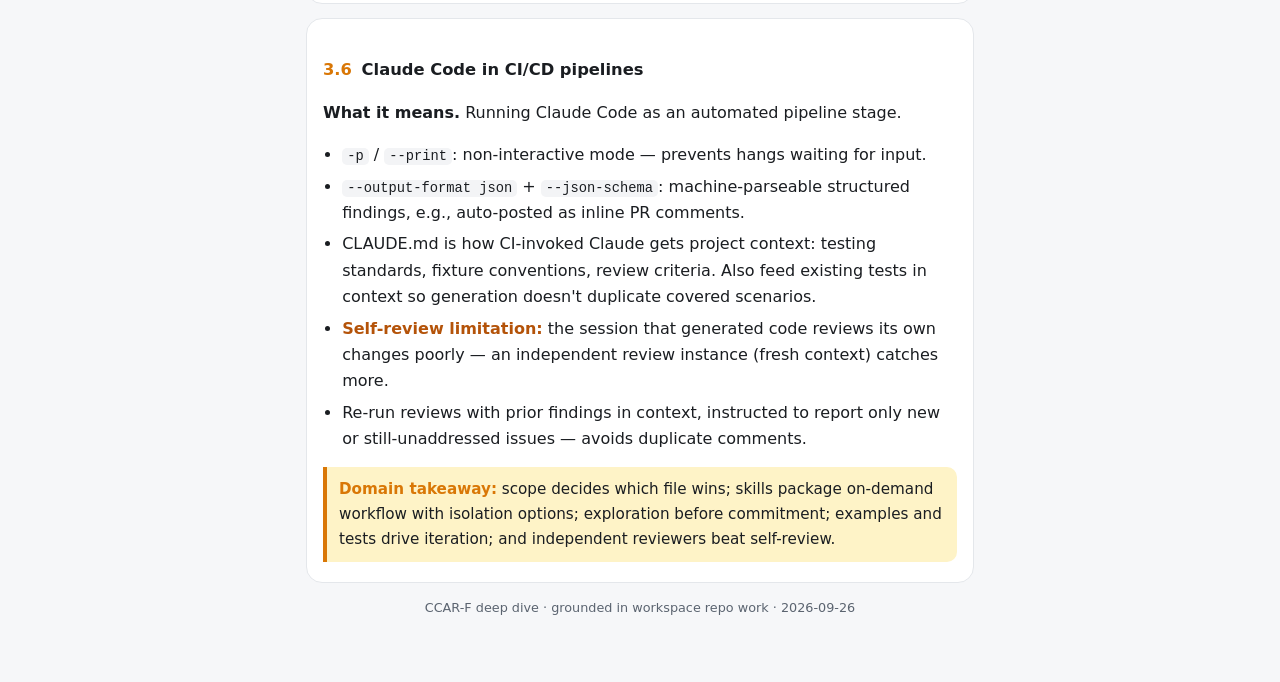
<file: d3.html>
<!DOCTYPE html>
<html lang="en">
<head>
<meta charset="utf-8">
<meta name="viewport" content="width=device-width, initial-scale=1">
<title>D3 · Claude Code Config &amp; Workflows (20%) — CCAR-F Deep Dive</title>
<link rel="stylesheet" href="style.css">
</head>
<body>
<div class="wrap">
<header class="hero">
  <h1>Domain 3 · Claude Code Configuration &amp; Workflows</h1>
  <p class="sub">20% of the exam. Six subtopics: CLAUDE.md hierarchy, slash commands &amp; skills, path-scoped rules, plan mode vs direct execution, iterative refinement, CI/CD integration.</p>
  <span class="badge">3.1 CLAUDE.md</span><span class="badge">3.2 Commands &amp; skills</span><span class="badge">3.3 Path rules</span><span class="badge">3.4 Plan mode</span><span class="badge">3.5 Iteration</span><span class="badge">3.6 CI/CD</span>
</header>
<a class="back" href="d2.html">← D2</a> · <a class="back" href="d4.html">D4 →</a>

<section>
<h4><span class="num">3.1</span> CLAUDE.md hierarchy, scoping, modularity</h4>
<p><b>What it means.</b> Memory files load by proximity and scope: user-level <code>~/.claude/CLAUDE.md</code> (that user only — <b>not</b> shared through version control), project-level (<code>.claude/CLAUDE.md</code> or root), and directory-level files for subdirectory scope.</p>
<ul>
  <li><b class="trap">Classic diagnostic:</b> a new teammate "doesn't follow the rules" — because the rules live in someone's user-level file instead of project-level config. Location determines audience.</li>
  <li><b>@import syntax</b> keeps CLAUDE.md modular — import only the standards file relevant to each package.</li>
  <li><b>.claude/rules/</b> directory: split a monolith into topic files (testing.md, api-conventions.md, deployment.md).</li>
  <li><code>/memory</code> command shows which memory files are actually loaded — the first debugging step for inconsistent behavior across sessions.</li>
</ul>
<div class="repo"><b>In this repo:</b> same architecture, OpenClaw names — <span class="path">AGENTS.md</span> (workspace rules), <span class="path">SOUL.md</span> (persona), <span class="path">USER.md</span> (single-user profile, 4,000-char budget). Files load by scope with explicit budgets, and the daily-note habit of re-reading startup files mirrors the /memory check.</div>
</section>

<section>
<h4><span class="num">3.2</span> Slash commands &amp; skills</h4>
<p><b>What it means.</b> Commands and skills are packaged workflows: project-scoped in <code>.claude/commands/</code> (shared via VCS) vs user-scoped in <code>~/.claude/commands/</code> (personal). Skills live in <code>.claude/skills/</code> as <code>SKILL.md</code> with frontmatter.</p>
<ul>
  <li>Frontmatter options to know: <code>context: fork</code> (run in an isolated sub-agent so verbose or exploratory output never pollutes the main conversation), <code>allowed-tools</code> (restrict what the skill may touch — e.g., file-writes only), <code>argument-hint</code> (prompt for required parameters when invoked without args).</li>
  <li>Personal variants of team skills go in <code>~/.claude/skills/</code> under different names — don't affect teammates.</li>
  <li><b>Skills vs CLAUDE.md:</b> skills are on-demand, task-specific workflows; CLAUDE.md is always-loaded universal standards. Choose accordingly.</li>
</ul>
<div class="repo"><b>In this repo:</b> two authored skills — <span class="path">workshop-skills/youtube-digest-recovery/SKILL.md</span> and <span class="path">memory-index-recovery/SKILL.md</span>. Both use trigger-first descriptions ("YouTube Daily Digest automation failed — classify provider or memory-index errors…"), lean bodies, and verification criteria. One encodes <code>allowed-tools</code>-style restrictions in prose: "digest.py is operator-owned; never edit it."</div>
</section>

<section>
<h4><span class="num">3.3</span> Path-specific rules — conditional loading</h4>
<p><b>What it means.</b> Rules in <code>.claude/rules/</code> can carry YAML frontmatter with <code>paths:</code> glob patterns; they load only when you're editing matching files — less irrelevant context, fewer tokens.</p>
<ul>
  <li>Glob-scoped rules beat directory-level CLAUDE.md when a convention spans directories: <code>**/*.test.tsx</code> catches every test file wherever it lives; <code>terraform/**/*</code> scopes infra rules.</li>
  <li>Know when to choose path rules vs subdirectory CLAUDE.md — cross-directory conventions are the giveaway.</li>
</ul>
<div class="repo"><b>In this repo:</b> the memory system uses the identical trick — repo-scoped facts carry <code>&lt;!-- project: path:… --&gt;</code> markers so project knowledge stays attached to its repo instead of leaking everywhere.</div>
</section>

<section>
<h4><span class="num">3.4</span> Plan mode vs direct execution</h4>
<p><b>What it means.</b> Plan mode is for exploration before commitment: large-scale changes, multiple valid approaches, architectural decisions, multi-file modifications. Direct execution is for simple, well-scoped changes.</p>
<ul>
  <li><b>Plan mode when:</b> microservice restructuring, migrations touching 45+ files, choosing between integration approaches with different infra needs.</li>
  <li><b>Direct when:</b> a single-file bug fix with a clear stack trace, adding one validation conditional.</li>
  <li>The <b>Explore subagent</b> isolates verbose discovery output and returns summaries — main context stays clean during multi-phase work.</li>
  <li>Combination pattern: plan the migration, then execute the chosen plan directly.</li>
</ul>
<div class="repo"><b>In this repo:</b> the study-guide build ran plan-then-execute: research and inventory first (the "explore" phase — reading exam dumps, mapping the repo), writing only after the structure was decided.</div>
</section>

<section>
<h4><span class="num">3.5</span> Iterative refinement techniques</h4>
<p><b>What it means.</b> How to converge on quality across turns.</p>
<ul>
  <li><b>Concrete I/O examples beat prose:</b> when natural-language descriptions produce inconsistent results, 2–3 input/output pairs fix interpretation — the single most effective technique.</li>
  <li><b>Test-driven iteration:</b> write the test suite first (expected behavior, edge cases, performance), then share failures each round to guide improvement.</li>
  <li><b>Interview pattern:</b> have Claude ask <i>you</i> questions before implementing in unfamiliar domains — surfaces considerations you didn't anticipate (cache invalidation, failure modes).</li>
  <li><b>Interacting problems → all issues in one message.</b> Independent problems → fix sequentially.</li>
  <li>Edge cases: provide specific input/expected-output pairs (e.g., null handling in migration scripts).</li>
</ul>
<div class="repo"><b>In this repo:</b> the digest format rule is exactly this — "use the newest existing digest file as the format template" hands the model a concrete exemplar instead of describing the format.</div>
</section>

<section>
<h4><span class="num">3.6</span> Claude Code in CI/CD pipelines</h4>
<p><b>What it means.</b> Running Claude Code as an automated pipeline stage.</p>
<ul>
  <li><code>-p</code> / <code>--print</code>: non-interactive mode — prevents hangs waiting for input.</li>
  <li><code>--output-format json</code> + <code>--json-schema</code>: machine-parseable structured findings, e.g., auto-posted as inline PR comments.</li>
  <li>CLAUDE.md is how CI-invoked Claude gets project context: testing standards, fixture conventions, review criteria. Also feed existing tests in context so generation doesn't duplicate covered scenarios.</li>
  <li><b class="trap">Self-review limitation:</b> the session that generated code reviews its own changes poorly — an independent review instance (fresh context) catches more. </li>
  <li>Re-run reviews with prior findings in context, instructed to report only new or still-unaddressed issues — avoids duplicate comments.</li>
</ul>
<div class="take"><b>Domain takeaway:</b> scope decides which file wins; skills package on-demand workflow with isolation options; exploration before commitment; examples and tests drive iteration; and independent reviewers beat self-review.</div>
</section>

<footer>CCAR-F deep dive · grounded in workspace repo work · 2026-09-26</footer>
</div>
</body>
</html>
</file>
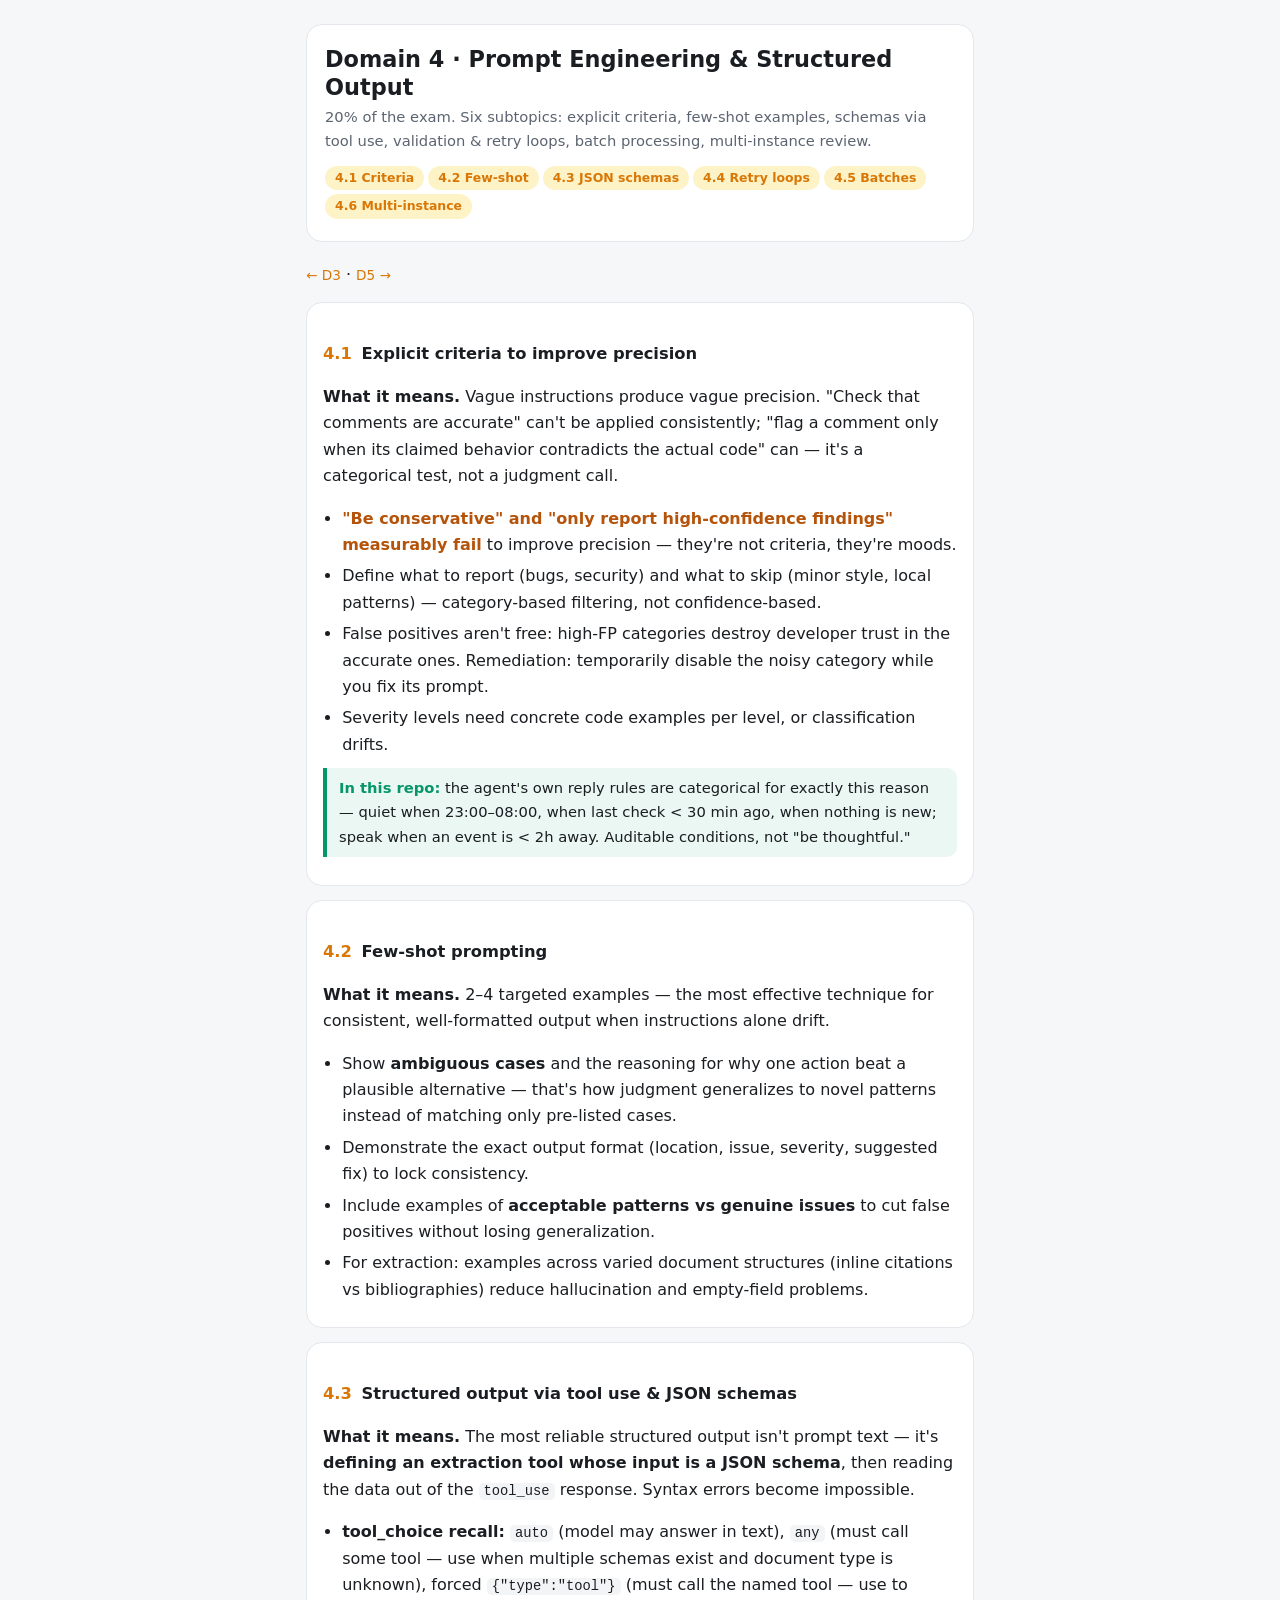
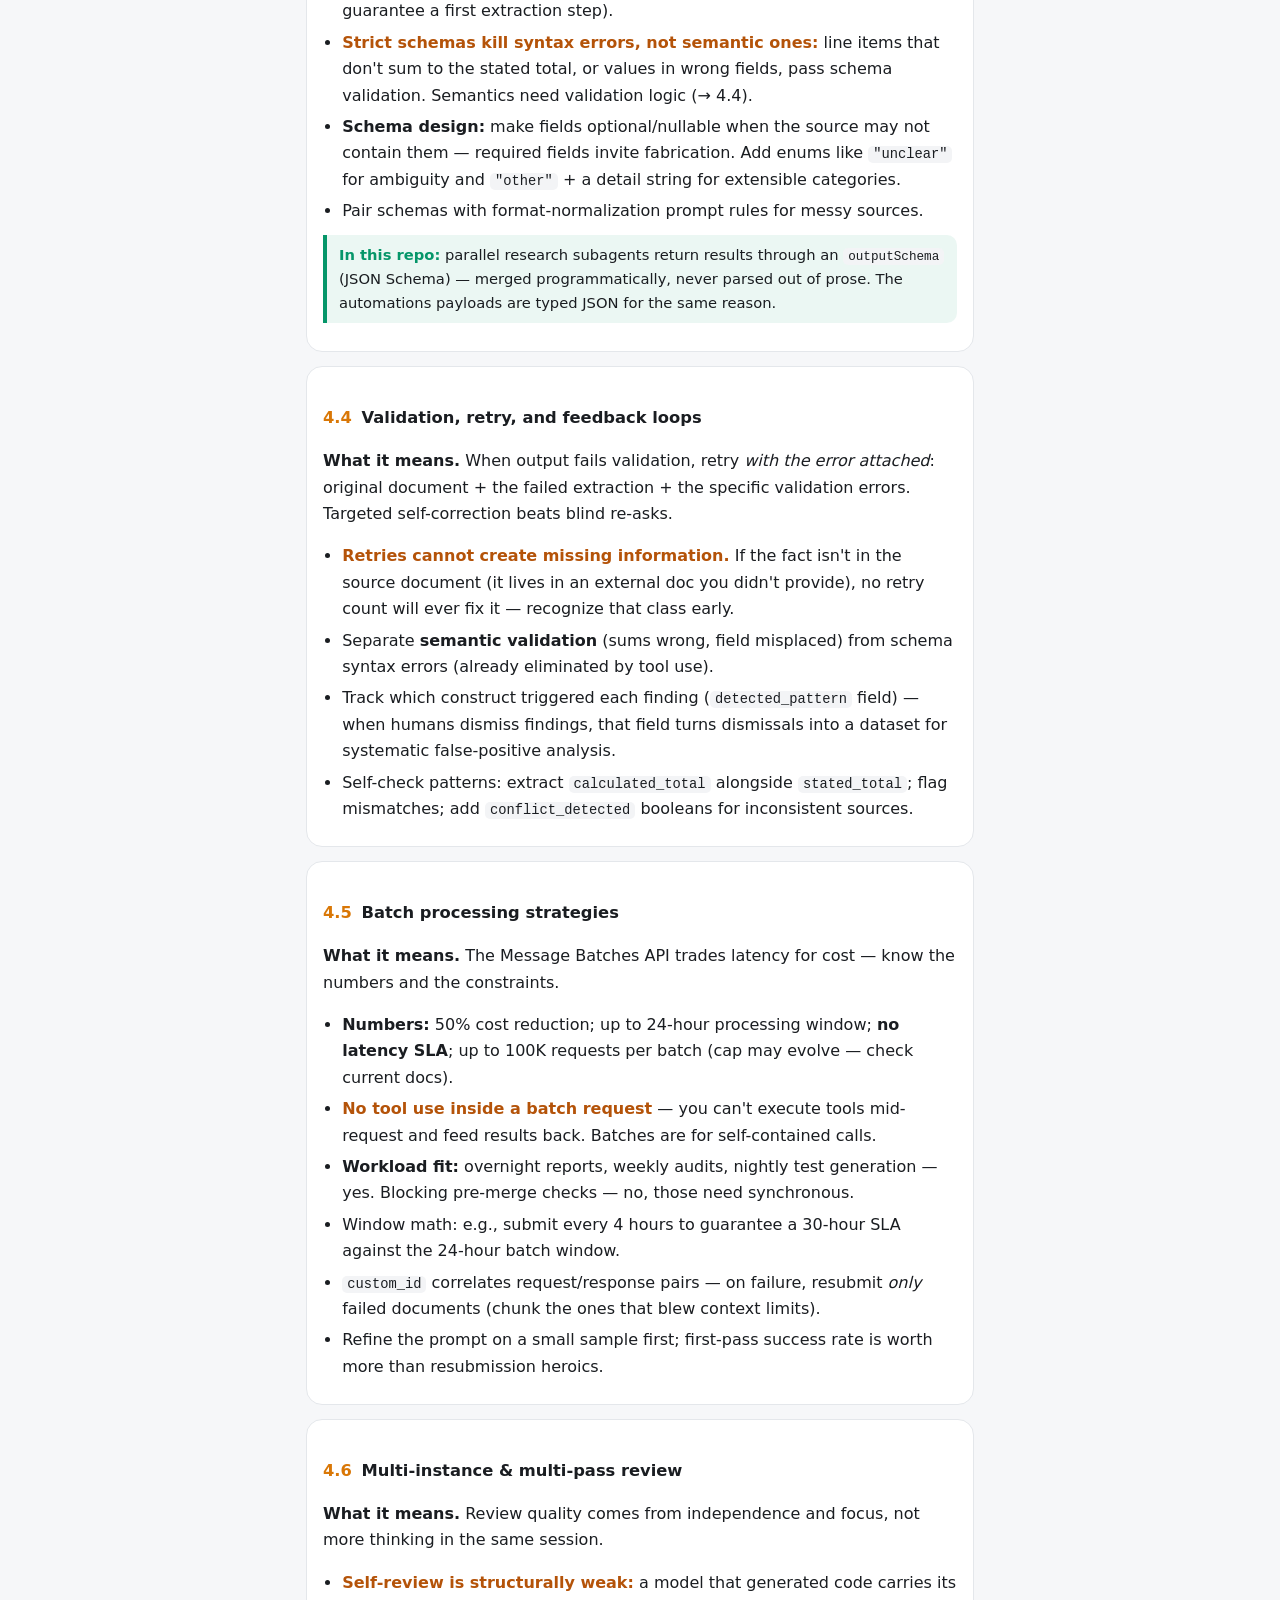
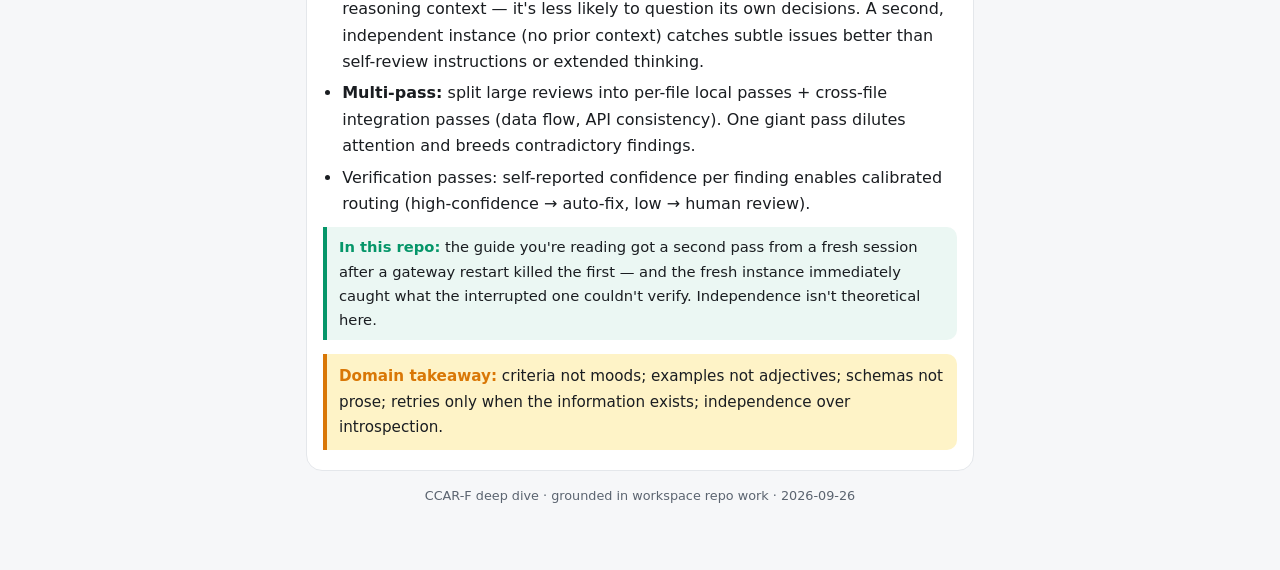
<file: d4.html>
<!DOCTYPE html>
<html lang="en">
<head>
<meta charset="utf-8">
<meta name="viewport" content="width=device-width, initial-scale=1">
<title>D4 · Prompt Engineering &amp; Structured Output (20%) — CCAR-F Deep Dive</title>
<link rel="stylesheet" href="style.css">
</head>
<body>
<div class="wrap">
<header class="hero">
  <h1>Domain 4 · Prompt Engineering &amp; Structured Output</h1>
  <p class="sub">20% of the exam. Six subtopics: explicit criteria, few-shot examples, schemas via tool use, validation &amp; retry loops, batch processing, multi-instance review.</p>
  <span class="badge">4.1 Criteria</span><span class="badge">4.2 Few-shot</span><span class="badge">4.3 JSON schemas</span><span class="badge">4.4 Retry loops</span><span class="badge">4.5 Batches</span><span class="badge">4.6 Multi-instance</span>
</header>
<a class="back" href="d3.html">← D3</a> · <a class="back" href="d5.html">D5 →</a>

<section>
<h4><span class="num">4.1</span> Explicit criteria to improve precision</h4>
<p><b>What it means.</b> Vague instructions produce vague precision. "Check that comments are accurate" can't be applied consistently; "flag a comment only when its claimed behavior contradicts the actual code" can — it's a categorical test, not a judgment call.</p>
<ul>
  <li><b class="trap">"Be conservative" and "only report high-confidence findings" measurably fail</b> to improve precision — they're not criteria, they're moods.</li>
  <li>Define what to report (bugs, security) and what to skip (minor style, local patterns) — category-based filtering, not confidence-based.</li>
  <li>False positives aren't free: high-FP categories destroy developer trust in the accurate ones. Remediation: temporarily disable the noisy category while you fix its prompt.</li>
  <li>Severity levels need concrete code examples per level, or classification drifts.</li>
</ul>
<div class="repo"><b>In this repo:</b> the agent's own reply rules are categorical for exactly this reason — quiet when 23:00–08:00, when last check &lt; 30 min ago, when nothing is new; speak when an event is &lt; 2h away. Auditable conditions, not "be thoughtful."</div>
</section>

<section>
<h4><span class="num">4.2</span> Few-shot prompting</h4>
<p><b>What it means.</b> 2–4 targeted examples — the most effective technique for consistent, well-formatted output when instructions alone drift.</p>
<ul>
  <li>Show <b>ambiguous cases</b> and the reasoning for why one action beat a plausible alternative — that's how judgment generalizes to novel patterns instead of matching only pre-listed cases.</li>
  <li>Demonstrate the exact output format (location, issue, severity, suggested fix) to lock consistency.</li>
  <li>Include examples of <b>acceptable patterns vs genuine issues</b> to cut false positives without losing generalization.</li>
  <li>For extraction: examples across varied document structures (inline citations vs bibliographies) reduce hallucination and empty-field problems.</li>
</ul>
</section>

<section>
<h4><span class="num">4.3</span> Structured output via tool use &amp; JSON schemas</h4>
<p><b>What it means.</b> The most reliable structured output isn't prompt text — it's <b>defining an extraction tool whose input is a JSON schema</b>, then reading the data out of the <code>tool_use</code> response. Syntax errors become impossible.</p>
<ul>
  <li><b>tool_choice recall:</b> <code>auto</code> (model may answer in text), <code>any</code> (must call some tool — use when multiple schemas exist and document type is unknown), forced <code>{"type":"tool"}</code> (must call the named tool — use to guarantee a first extraction step).</li>
  <li><b class="trap">Strict schemas kill syntax errors, not semantic ones:</b> line items that don't sum to the stated total, or values in wrong fields, pass schema validation. Semantics need validation logic (→ 4.4).</li>
  <li><b>Schema design:</b> make fields optional/nullable when the source may not contain them — required fields invite fabrication. Add enums like <code>"unclear"</code> for ambiguity and <code>"other"</code> + a detail string for extensible categories.</li>
  <li>Pair schemas with format-normalization prompt rules for messy sources.</li>
</ul>
<div class="repo"><b>In this repo:</b> parallel research subagents return results through an <code>outputSchema</code> (JSON Schema) — merged programmatically, never parsed out of prose. The automations payloads are typed JSON for the same reason.</div>
</section>

<section>
<h4><span class="num">4.4</span> Validation, retry, and feedback loops</h4>
<p><b>What it means.</b> When output fails validation, retry <i>with the error attached</i>: original document + the failed extraction + the specific validation errors. Targeted self-correction beats blind re-asks.</p>
<ul>
  <li><b class="trap">Retries cannot create missing information.</b> If the fact isn't in the source document (it lives in an external doc you didn't provide), no retry count will ever fix it — recognize that class early.</li>
  <li>Separate <b>semantic validation</b> (sums wrong, field misplaced) from schema syntax errors (already eliminated by tool use).</li>
  <li>Track which construct triggered each finding (<code>detected_pattern</code> field) — when humans dismiss findings, that field turns dismissals into a dataset for systematic false-positive analysis.</li>
  <li>Self-check patterns: extract <code>calculated_total</code> alongside <code>stated_total</code>; flag mismatches; add <code>conflict_detected</code> booleans for inconsistent sources.</li>
</ul>
</section>

<section>
<h4><span class="num">4.5</span> Batch processing strategies</h4>
<p><b>What it means.</b> The Message Batches API trades latency for cost — know the numbers and the constraints.</p>
<ul>
  <li><b>Numbers:</b> 50% cost reduction; up to 24-hour processing window; <b>no latency SLA</b>; up to 100K requests per batch (cap may evolve — check current docs).</li>
  <li><b class="trap">No tool use inside a batch request</b> — you can't execute tools mid-request and feed results back. Batches are for self-contained calls.</li>
  <li><b>Workload fit:</b> overnight reports, weekly audits, nightly test generation — yes. Blocking pre-merge checks — no, those need synchronous.</li>
  <li>Window math: e.g., submit every 4 hours to guarantee a 30-hour SLA against the 24-hour batch window.</li>
  <li><code>custom_id</code> correlates request/response pairs — on failure, resubmit <i>only</i> failed documents (chunk the ones that blew context limits).</li>
  <li>Refine the prompt on a small sample first; first-pass success rate is worth more than resubmission heroics.</li>
</ul>
</section>

<section>
<h4><span class="num">4.6</span> Multi-instance &amp; multi-pass review</h4>
<p><b>What it means.</b> Review quality comes from independence and focus, not more thinking in the same session.</p>
<ul>
  <li><b class="trap">Self-review is structurally weak:</b> a model that generated code carries its reasoning context — it's less likely to question its own decisions. A second, independent instance (no prior context) catches subtle issues better than self-review instructions or extended thinking.</li>
  <li><b>Multi-pass:</b> split large reviews into per-file local passes + cross-file integration passes (data flow, API consistency). One giant pass dilutes attention and breeds contradictory findings.</li>
  <li>Verification passes: self-reported confidence per finding enables calibrated routing (high-confidence → auto-fix, low → human review).</li>
</ul>
<div class="repo"><b>In this repo:</b> the guide you're reading got a second pass from a fresh session after a gateway restart killed the first — and the fresh instance immediately caught what the interrupted one couldn't verify. Independence isn't theoretical here.</div>
<div class="take"><b>Domain takeaway:</b> criteria not moods; examples not adjectives; schemas not prose; retries only when the information exists; independence over introspection.</div>
</section>

<footer>CCAR-F deep dive · grounded in workspace repo work · 2026-09-26</footer>
</div>
</body>
</html>
</file>
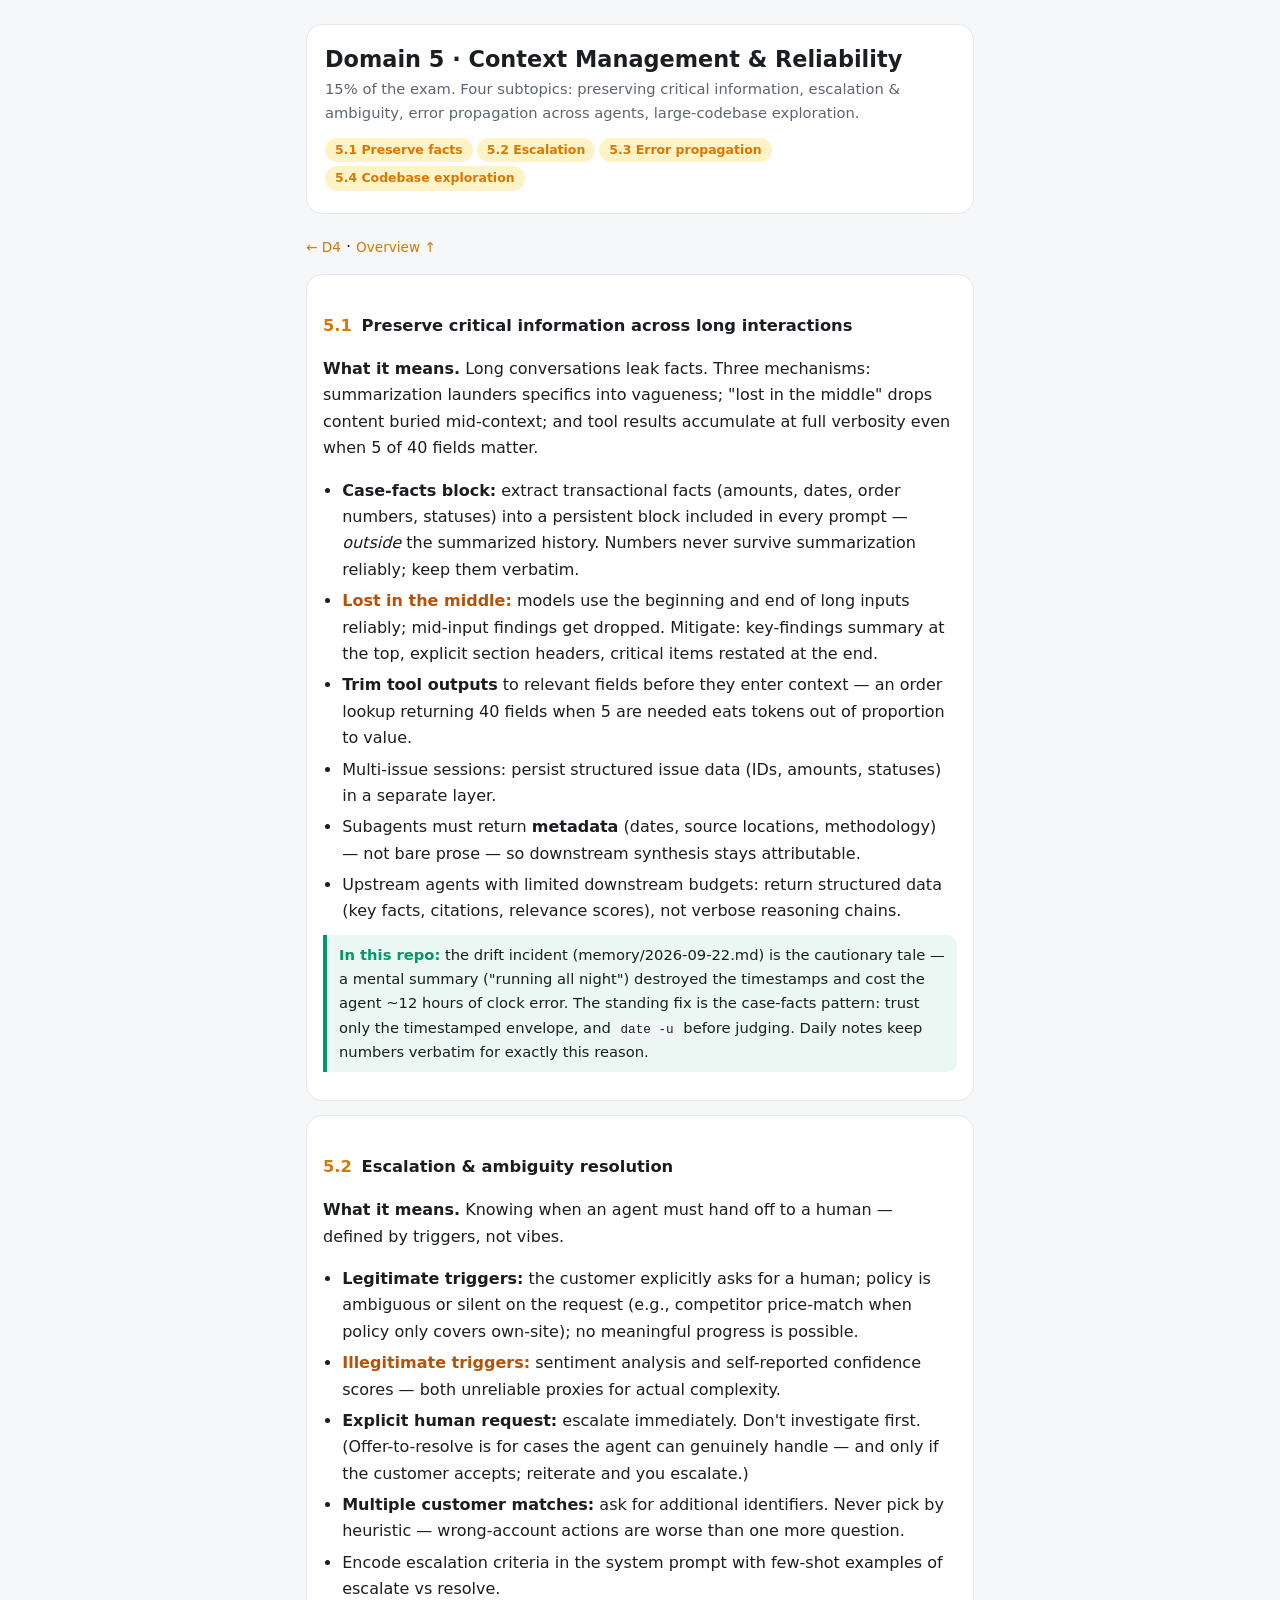
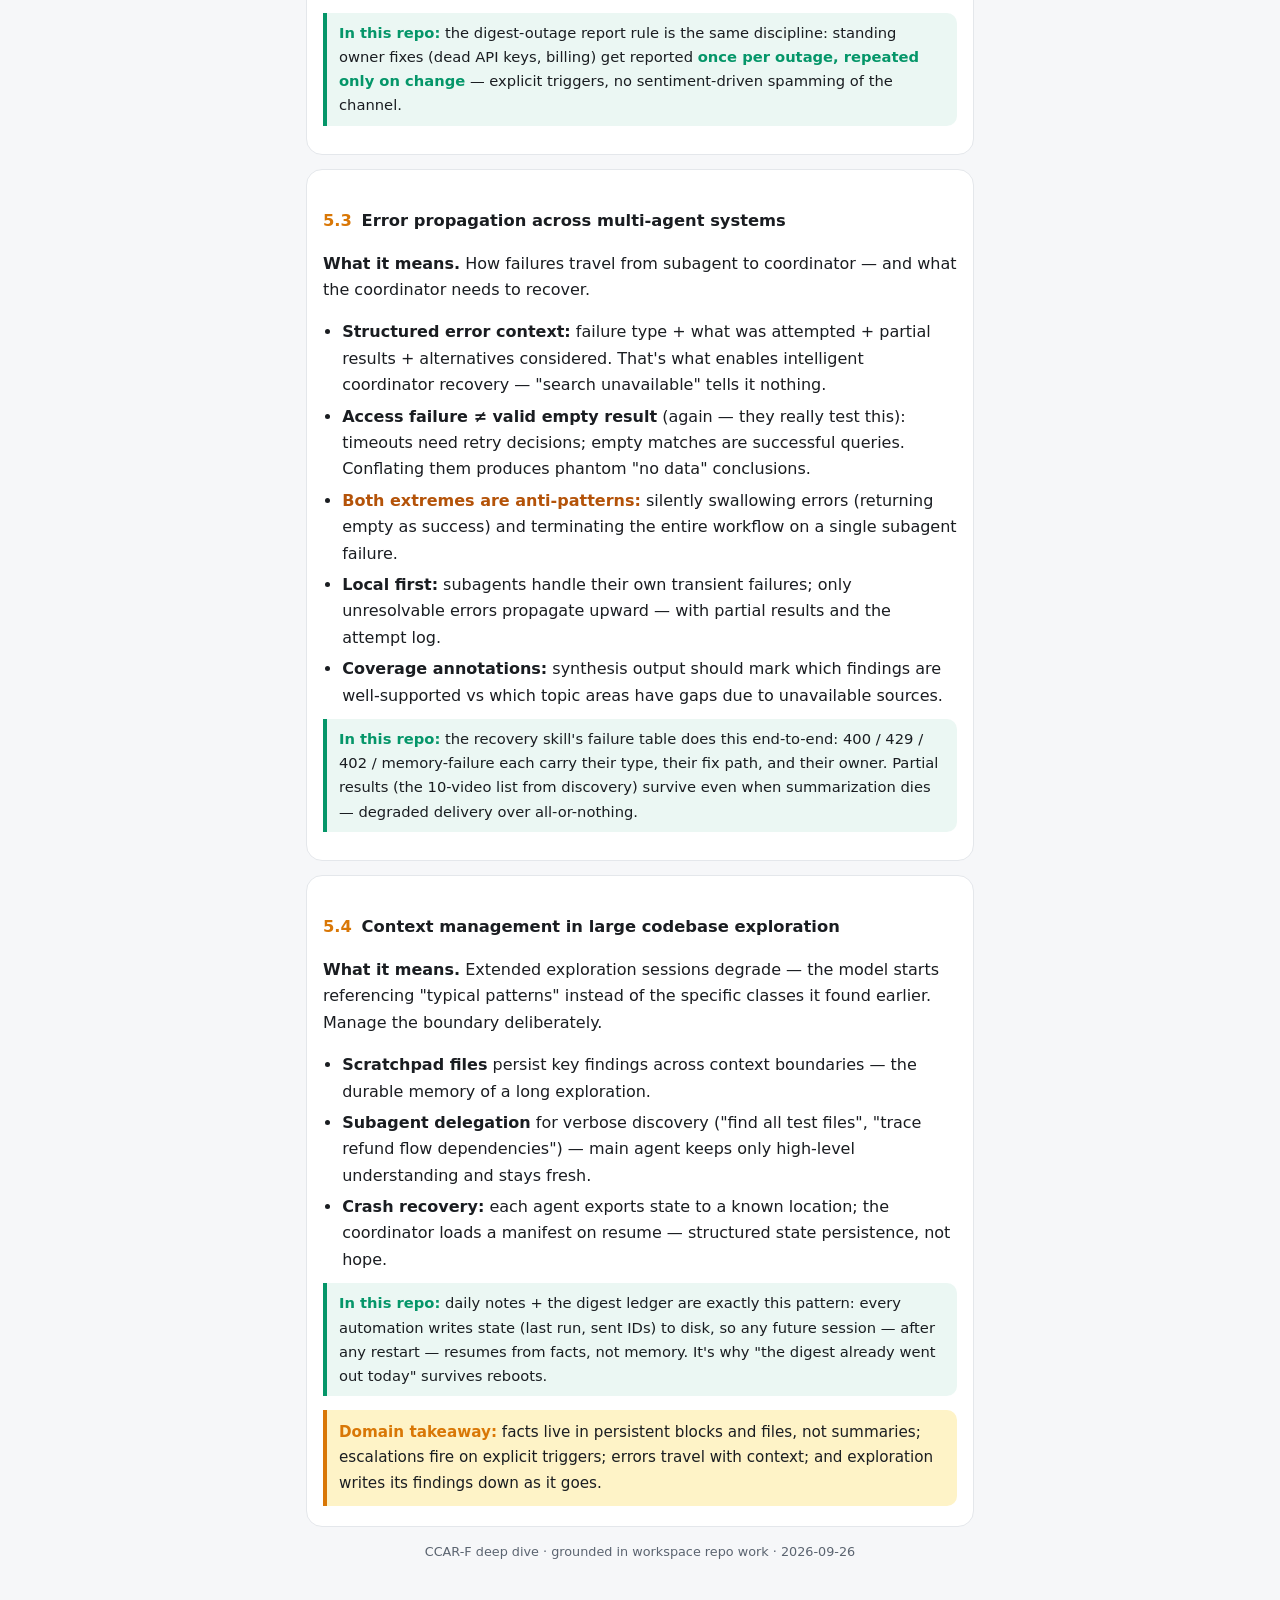
<file: d5.html>
<!DOCTYPE html>
<html lang="en">
<head>
<meta charset="utf-8">
<meta name="viewport" content="width=device-width, initial-scale=1">
<title>D5 · Context Management &amp; Reliability (15%) — CCAR-F Deep Dive</title>
<link rel="stylesheet" href="style.css">
</head>
<body>
<div class="wrap">
<header class="hero">
  <h1>Domain 5 · Context Management &amp; Reliability</h1>
  <p class="sub">15% of the exam. Four subtopics: preserving critical information, escalation &amp; ambiguity, error propagation across agents, large-codebase exploration.</p>
  <span class="badge">5.1 Preserve facts</span><span class="badge">5.2 Escalation</span><span class="badge">5.3 Error propagation</span><span class="badge">5.4 Codebase exploration</span>
</header>
<a class="back" href="d4.html">← D4</a> · <a class="back" href="index.html">Overview ↑</a>

<section>
<h4><span class="num">5.1</span> Preserve critical information across long interactions</h4>
<p><b>What it means.</b> Long conversations leak facts. Three mechanisms: summarization launders specifics into vagueness; "lost in the middle" drops content buried mid-context; and tool results accumulate at full verbosity even when 5 of 40 fields matter.</p>
<ul>
  <li><b>Case-facts block:</b> extract transactional facts (amounts, dates, order numbers, statuses) into a persistent block included in every prompt — <i>outside</i> the summarized history. Numbers never survive summarization reliably; keep them verbatim.</li>
  <li><b class="trap">Lost in the middle:</b> models use the beginning and end of long inputs reliably; mid-input findings get dropped. Mitigate: key-findings summary at the top, explicit section headers, critical items restated at the end.</li>
  <li><b>Trim tool outputs</b> to relevant fields before they enter context — an order lookup returning 40 fields when 5 are needed eats tokens out of proportion to value.</li>
  <li>Multi-issue sessions: persist structured issue data (IDs, amounts, statuses) in a separate layer.</li>
  <li>Subagents must return <b>metadata</b> (dates, source locations, methodology) — not bare prose — so downstream synthesis stays attributable.</li>
  <li>Upstream agents with limited downstream budgets: return structured data (key facts, citations, relevance scores), not verbose reasoning chains.</li>
</ul>
<div class="repo"><b>In this repo:</b> the drift incident (memory/2026-09-22.md) is the cautionary tale — a mental summary ("running all night") destroyed the timestamps and cost the agent ~12 hours of clock error. The standing fix is the case-facts pattern: trust only the timestamped envelope, and <code>date -u</code> before judging. Daily notes keep numbers verbatim for exactly this reason.</div>
</section>

<section>
<h4><span class="num">5.2</span> Escalation &amp; ambiguity resolution</h4>
<p><b>What it means.</b> Knowing when an agent must hand off to a human — defined by triggers, not vibes.</p>
<ul>
  <li><b>Legitimate triggers:</b> the customer explicitly asks for a human; policy is ambiguous or silent on the request (e.g., competitor price-match when policy only covers own-site); no meaningful progress is possible.</li>
  <li><b class="trap">Illegitimate triggers:</b> sentiment analysis and self-reported confidence scores — both unreliable proxies for actual complexity.</li>
  <li><b>Explicit human request:</b> escalate immediately. Don't investigate first. (Offer-to-resolve is for cases the agent can genuinely handle — and only if the customer accepts; reiterate and you escalate.)</li>
  <li><b>Multiple customer matches:</b> ask for additional identifiers. Never pick by heuristic — wrong-account actions are worse than one more question.</li>
  <li>Encode escalation criteria in the system prompt with few-shot examples of escalate vs resolve.</li>
</ul>
<div class="repo"><b>In this repo:</b> the digest-outage report rule is the same discipline: standing owner fixes (dead API keys, billing) get reported <b>once per outage, repeated only on change</b> — explicit triggers, no sentiment-driven spamming of the channel.</div>
</section>

<section>
<h4><span class="num">5.3</span> Error propagation across multi-agent systems</h4>
<p><b>What it means.</b> How failures travel from subagent to coordinator — and what the coordinator needs to recover.</p>
<ul>
  <li><b>Structured error context:</b> failure type + what was attempted + partial results + alternatives considered. That's what enables intelligent coordinator recovery — "search unavailable" tells it nothing.</li>
  <li><b>Access failure ≠ valid empty result</b> (again — they really test this): timeouts need retry decisions; empty matches are successful queries. Conflating them produces phantom "no data" conclusions.</li>
  <li><b class="trap">Both extremes are anti-patterns:</b> silently swallowing errors (returning empty as success) and terminating the entire workflow on a single subagent failure.</li>
  <li><b>Local first:</b> subagents handle their own transient failures; only unresolvable errors propagate upward — with partial results and the attempt log.</li>
  <li><b>Coverage annotations:</b> synthesis output should mark which findings are well-supported vs which topic areas have gaps due to unavailable sources.</li>
</ul>
<div class="repo"><b>In this repo:</b> the recovery skill's failure table does this end-to-end: 400 / 429 / 402 / memory-failure each carry their type, their fix path, and their owner. Partial results (the 10-video list from discovery) survive even when summarization dies — degraded delivery over all-or-nothing.</div>
</section>

<section>
<h4><span class="num">5.4</span> Context management in large codebase exploration</h4>
<p><b>What it means.</b> Extended exploration sessions degrade — the model starts referencing "typical patterns" instead of the specific classes it found earlier. Manage the boundary deliberately.</p>
<ul>
  <li><b>Scratchpad files</b> persist key findings across context boundaries — the durable memory of a long exploration.</li>
  <li><b>Subagent delegation</b> for verbose discovery ("find all test files", "trace refund flow dependencies") — main agent keeps only high-level understanding and stays fresh.</li>
  <li><b>Crash recovery:</b> each agent exports state to a known location; the coordinator loads a manifest on resume — structured state persistence, not hope.</li>
</ul>
<div class="repo"><b>In this repo:</b> daily notes + the digest ledger are exactly this pattern: every automation writes state (last run, sent IDs) to disk, so any future session — after any restart — resumes from facts, not memory. It's why "the digest already went out today" survives reboots.</div>
<div class="take"><b>Domain takeaway:</b> facts live in persistent blocks and files, not summaries; escalations fire on explicit triggers; errors travel with context; and exploration writes its findings down as it goes.</div>
</section>

<footer>CCAR-F deep dive · grounded in workspace repo work · 2026-09-26</footer>
</div>
</body>
</html>
</file>
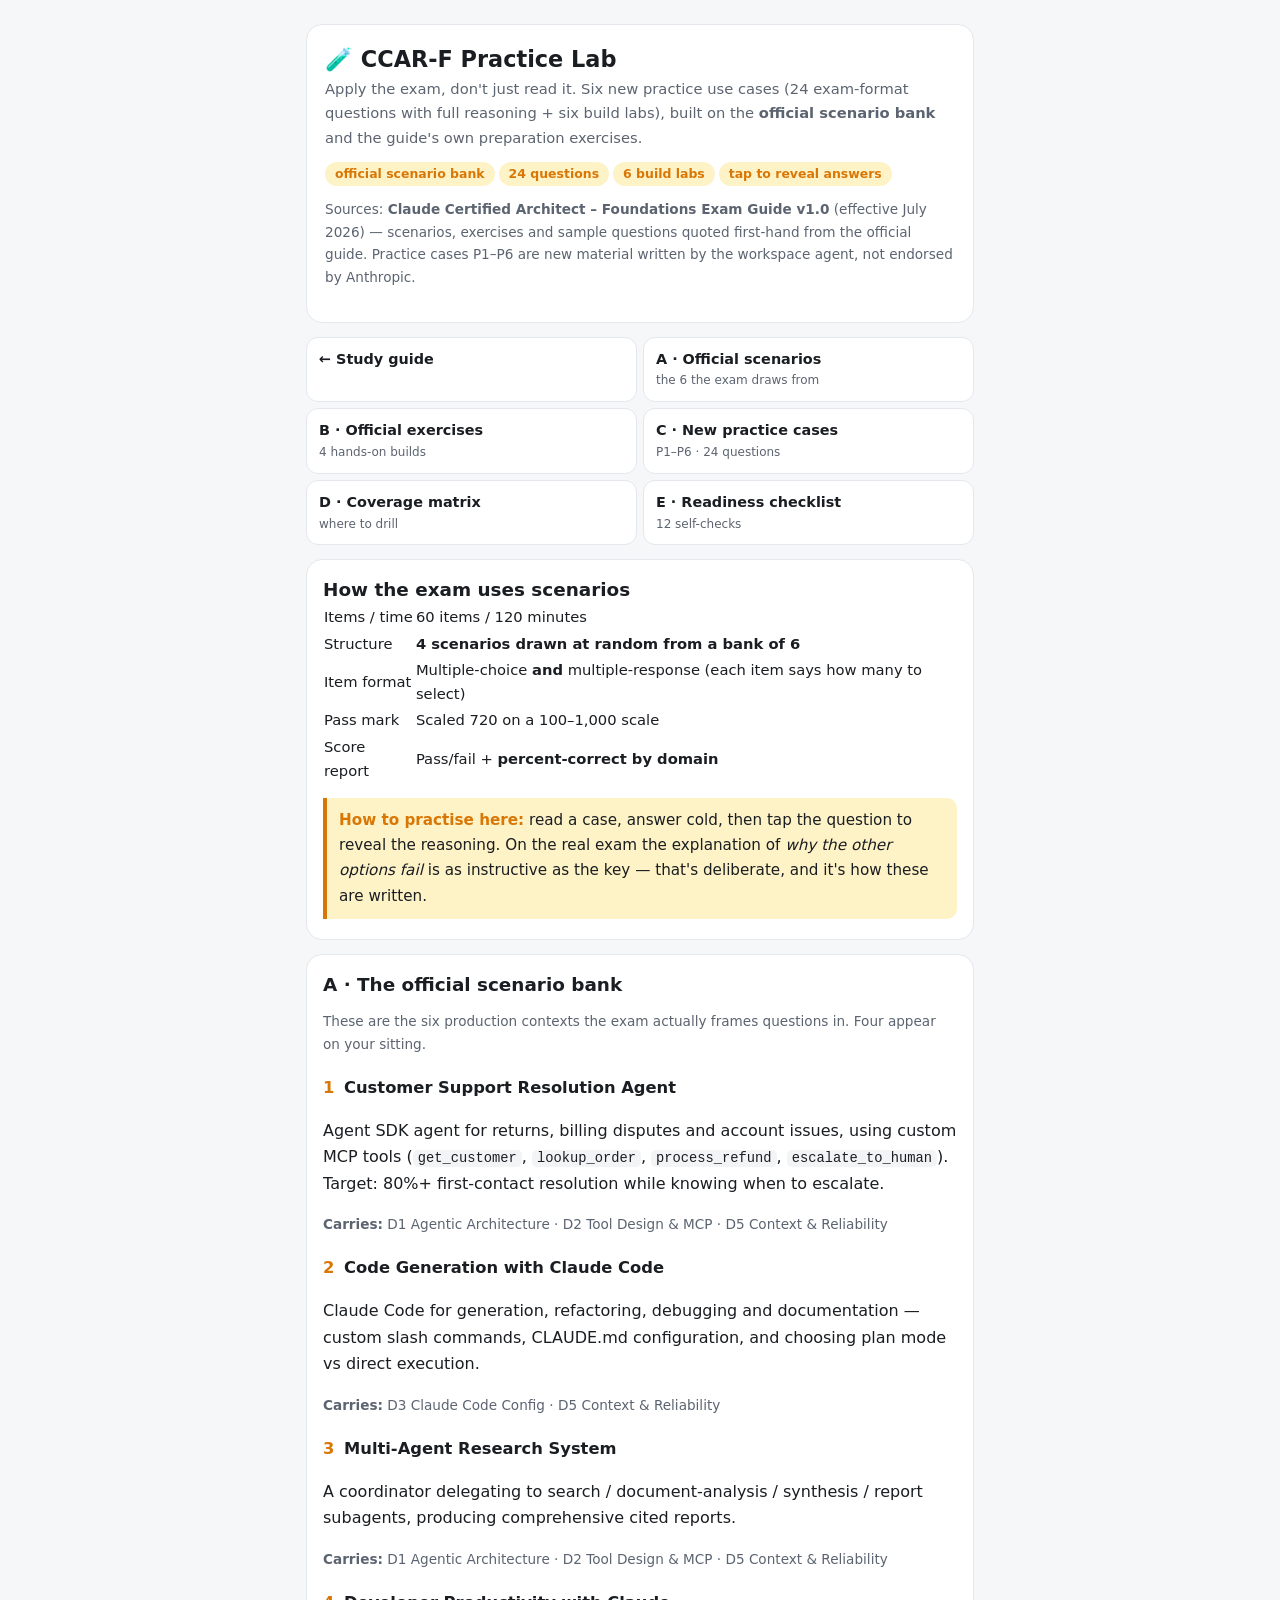
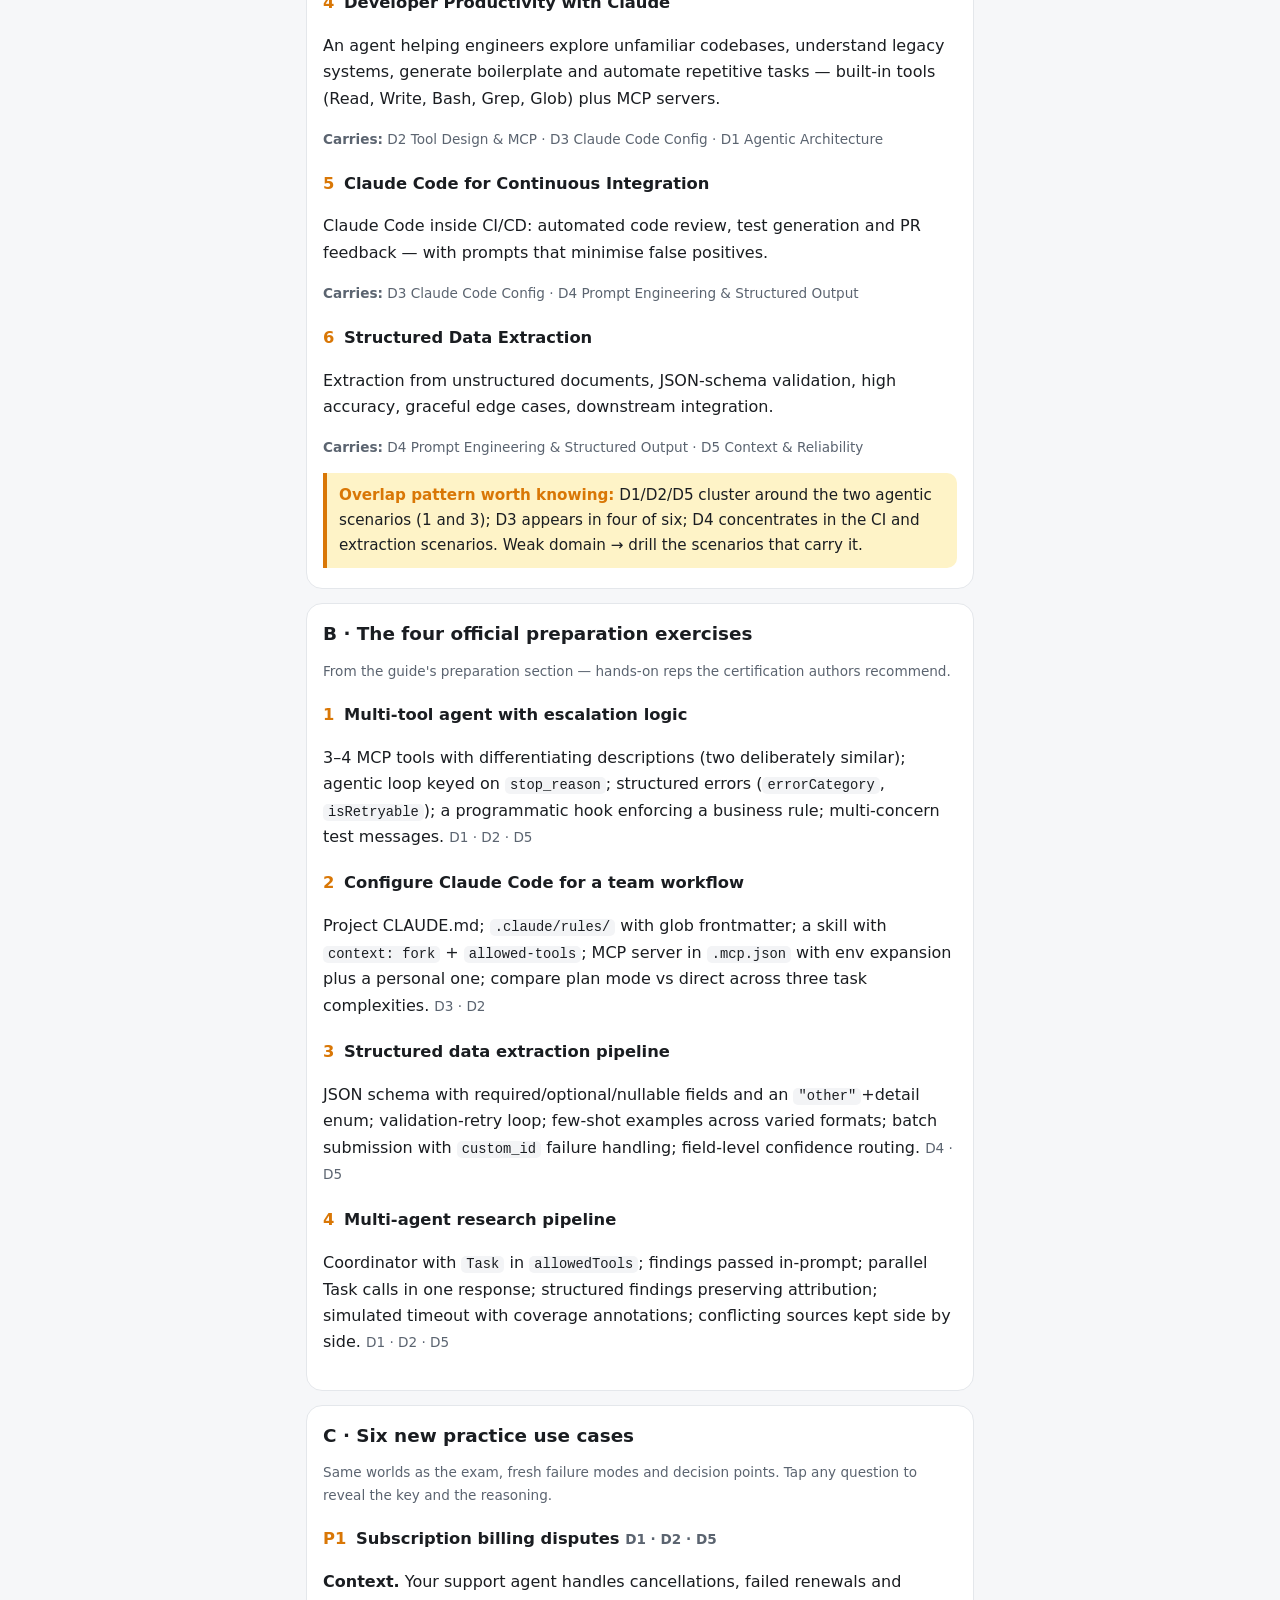
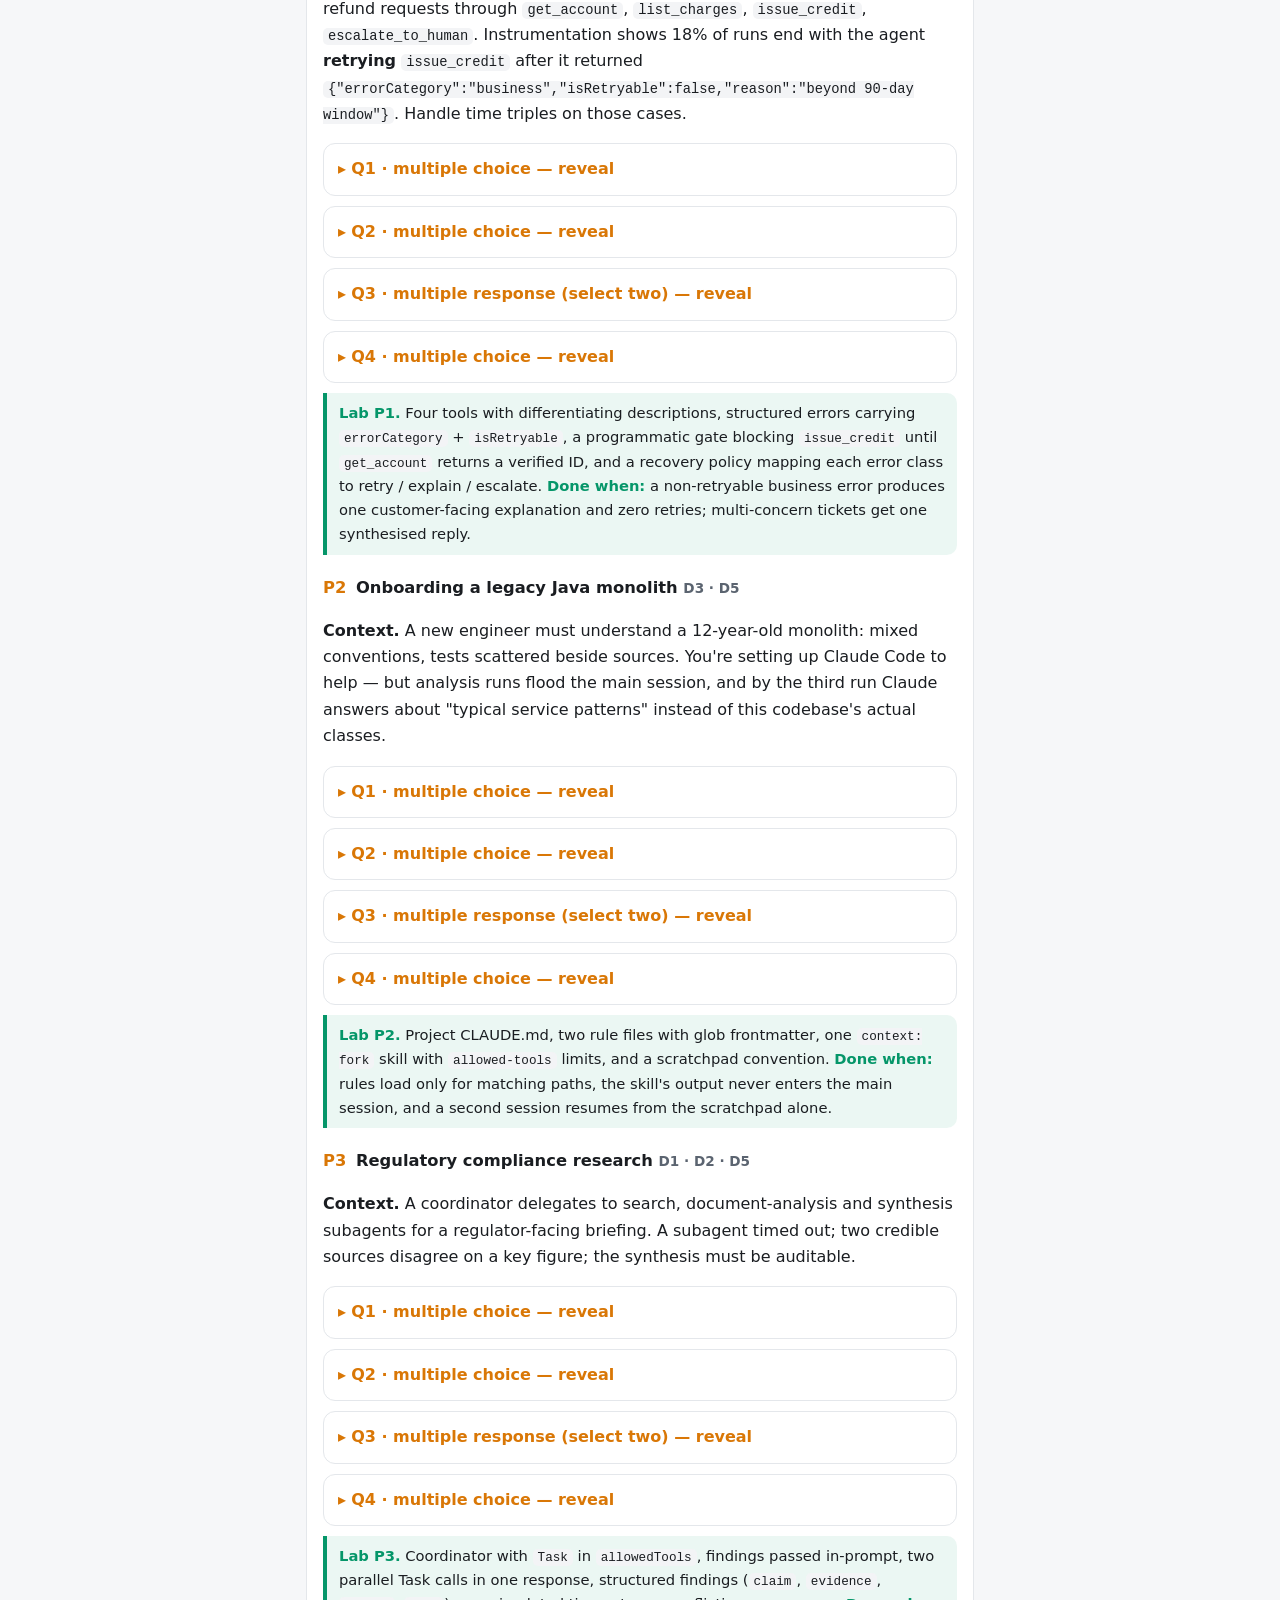
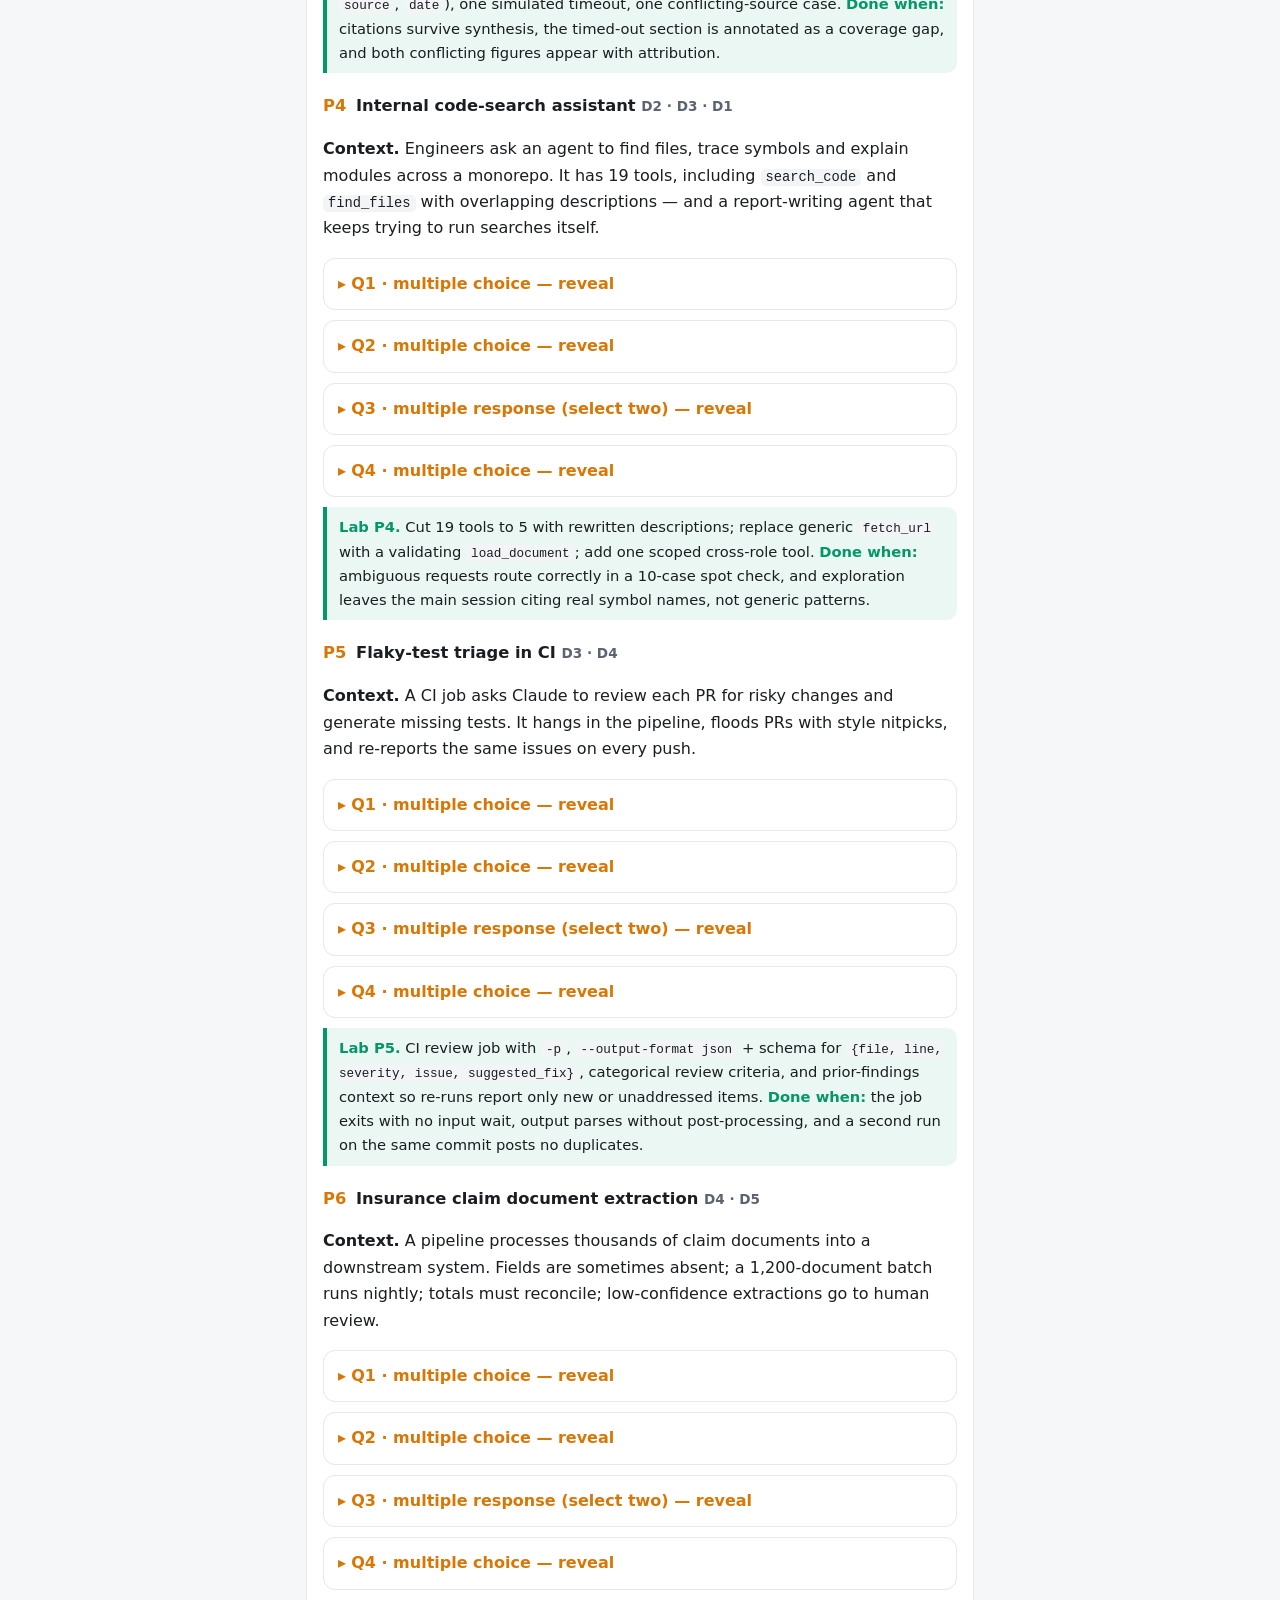
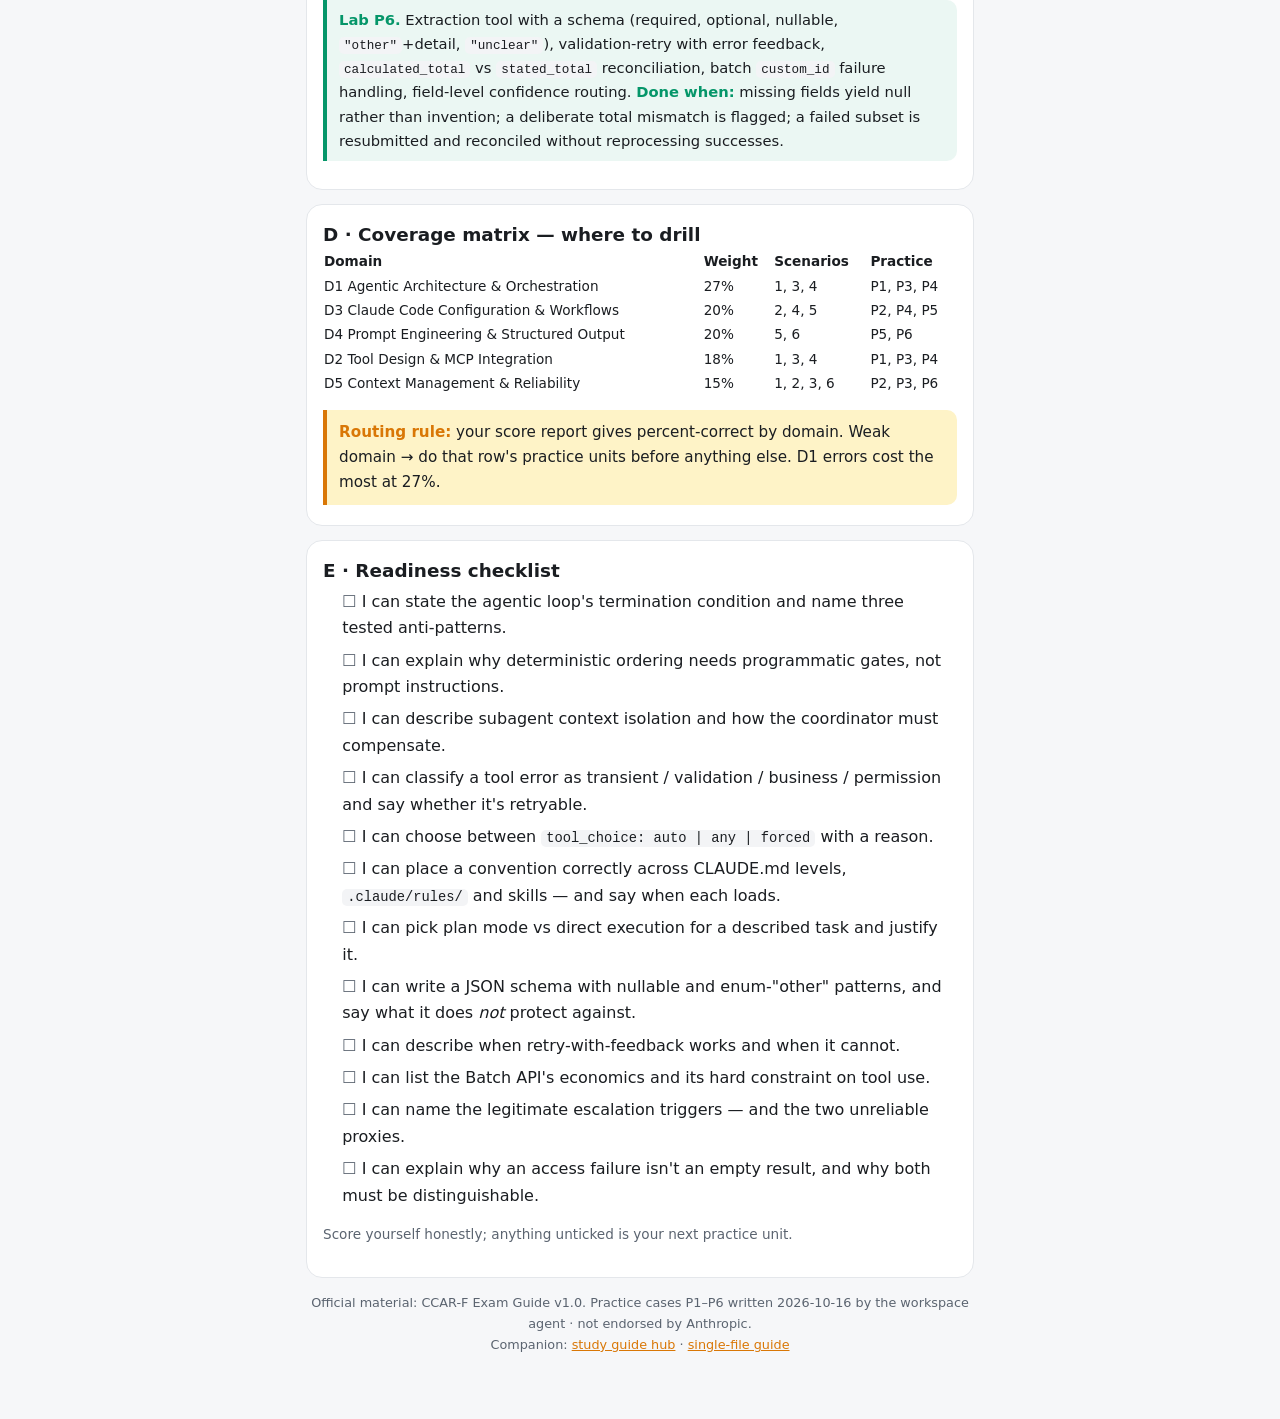
<file: practice.html>
<!DOCTYPE html>
<html lang="en">
<head>
<meta charset="utf-8">
<meta name="viewport" content="width=device-width, initial-scale=1">
<title>CCAR-F Practice Lab · 6 new use cases + official scenario bank</title>
<link rel="stylesheet" href="style.css">
</head>
<body>
<div class="wrap">

<header class="hero">
  <h1>🧪 CCAR-F Practice Lab</h1>
  <p class="sub">Apply the exam, don't just read it. Six new practice use cases (24 exam-format questions with full reasoning + six build labs), built on the <b>official scenario bank</b> and the guide's own preparation exercises.</p>
  <span class="badge">official scenario bank</span><span class="badge">24 questions</span><span class="badge">6 build labs</span><span class="badge">tap to reveal answers</span>
  <p class="note" style="margin-top:10px">Sources: <b>Claude Certified Architect – Foundations Exam Guide v1.0</b> (effective July 2026) — scenarios, exercises and sample questions quoted first-hand from the official guide. Practice cases P1–P6 are new material written by the workspace agent, not endorsed by Anthropic.</p>
</header>

<nav class="toc">
  <a href="index.html">← Study guide</a>
  <a href="#a">A · Official scenarios<small>the 6 the exam draws from</small></a>
  <a href="#b">B · Official exercises<small>4 hands-on builds</small></a>
  <a href="#c">C · New practice cases<small>P1–P6 · 24 questions</small></a>
  <a href="#d">D · Coverage matrix<small>where to drill</small></a>
  <a href="#e">E · Readiness checklist<small>12 self-checks</small></a>
</nav>

<section>
  <h2>How the exam uses scenarios</h2>
  <table class="facts" style="width:100%;border-collapse:collapse;font-size:.92rem">
    <tr><td>Items / time</td><td>60 items / 120 minutes</td></tr>
    <tr><td>Structure</td><td><b>4 scenarios drawn at random from a bank of 6</b></td></tr>
    <tr><td>Item format</td><td>Multiple-choice <b>and</b> multiple-response (each item says how many to select)</td></tr>
    <tr><td>Pass mark</td><td>Scaled 720 on a 100–1,000 scale</td></tr>
    <tr><td>Score report</td><td>Pass/fail + <b>percent-correct by domain</b></td></tr>
  </table>
  <div class="take"><b>How to practise here:</b> read a case, answer cold, then tap the question to reveal the reasoning. On the real exam the explanation of <i>why the other options fail</i> is as instructive as the key — that's deliberate, and it's how these are written.</div>
</section>

<section id="a">
  <h2>A · The official scenario bank</h2>
  <p class="note">These are the six production contexts the exam actually frames questions in. Four appear on your sitting.</p>

  <h4><span class="num">1</span> Customer Support Resolution Agent</h4>
  <p>Agent SDK agent for returns, billing disputes and account issues, using custom MCP tools (<code>get_customer</code>, <code>lookup_order</code>, <code>process_refund</code>, <code>escalate_to_human</code>). Target: 80%+ first-contact resolution while knowing when to escalate.</p>
  <p class="note"><b>Carries:</b> D1 Agentic Architecture · D2 Tool Design &amp; MCP · D5 Context &amp; Reliability</p>

  <h4><span class="num">2</span> Code Generation with Claude Code</h4>
  <p>Claude Code for generation, refactoring, debugging and documentation — custom slash commands, CLAUDE.md configuration, and choosing plan mode vs direct execution.</p>
  <p class="note"><b>Carries:</b> D3 Claude Code Config · D5 Context &amp; Reliability</p>

  <h4><span class="num">3</span> Multi-Agent Research System</h4>
  <p>A coordinator delegating to search / document-analysis / synthesis / report subagents, producing comprehensive cited reports.</p>
  <p class="note"><b>Carries:</b> D1 Agentic Architecture · D2 Tool Design &amp; MCP · D5 Context &amp; Reliability</p>

  <h4><span class="num">4</span> Developer Productivity with Claude</h4>
  <p>An agent helping engineers explore unfamiliar codebases, understand legacy systems, generate boilerplate and automate repetitive tasks — built-in tools (Read, Write, Bash, Grep, Glob) plus MCP servers.</p>
  <p class="note"><b>Carries:</b> D2 Tool Design &amp; MCP · D3 Claude Code Config · D1 Agentic Architecture</p>

  <h4><span class="num">5</span> Claude Code for Continuous Integration</h4>
  <p>Claude Code inside CI/CD: automated code review, test generation and PR feedback — with prompts that minimise false positives.</p>
  <p class="note"><b>Carries:</b> D3 Claude Code Config · D4 Prompt Engineering &amp; Structured Output</p>

  <h4><span class="num">6</span> Structured Data Extraction</h4>
  <p>Extraction from unstructured documents, JSON-schema validation, high accuracy, graceful edge cases, downstream integration.</p>
  <p class="note"><b>Carries:</b> D4 Prompt Engineering &amp; Structured Output · D5 Context &amp; Reliability</p>

  <div class="take"><b>Overlap pattern worth knowing:</b> D1/D2/D5 cluster around the two agentic scenarios (1 and 3); D3 appears in four of six; D4 concentrates in the CI and extraction scenarios. Weak domain → drill the scenarios that carry it.</div>
</section>

<section id="b">
  <h2>B · The four official preparation exercises</h2>
  <p class="note">From the guide's preparation section — hands-on reps the certification authors recommend.</p>
  <h4><span class="num">1</span> Multi-tool agent with escalation logic</h4>
  <p>3–4 MCP tools with differentiating descriptions (two deliberately similar); agentic loop keyed on <code>stop_reason</code>; structured errors (<code>errorCategory</code>, <code>isRetryable</code>); a programmatic hook enforcing a business rule; multi-concern test messages. <span class="note">D1 · D2 · D5</span></p>
  <h4><span class="num">2</span> Configure Claude Code for a team workflow</h4>
  <p>Project CLAUDE.md; <code>.claude/rules/</code> with glob frontmatter; a skill with <code>context: fork</code> + <code>allowed-tools</code>; MCP server in <code>.mcp.json</code> with env expansion plus a personal one; compare plan mode vs direct across three task complexities. <span class="note">D3 · D2</span></p>
  <h4><span class="num">3</span> Structured data extraction pipeline</h4>
  <p>JSON schema with required/optional/nullable fields and an <code>"other"</code>+detail enum; validation-retry loop; few-shot examples across varied formats; batch submission with <code>custom_id</code> failure handling; field-level confidence routing. <span class="note">D4 · D5</span></p>
  <h4><span class="num">4</span> Multi-agent research pipeline</h4>
  <p>Coordinator with <code>Task</code> in <code>allowedTools</code>; findings passed in-prompt; parallel Task calls in one response; structured findings preserving attribution; simulated timeout with coverage annotations; conflicting sources kept side by side. <span class="note">D1 · D2 · D5</span></p>
</section>

<section id="c">
  <h2>C · Six new practice use cases</h2>
  <p class="note">Same worlds as the exam, fresh failure modes and decision points. Tap any question to reveal the key and the reasoning.</p>

  <!-- ============ P1 ============ -->
  <h4><span class="num">P1</span> Subscription billing disputes <span class="note">D1 · D2 · D5</span></h4>
  <p><b>Context.</b> Your support agent handles cancellations, failed renewals and refund requests through <code>get_account</code>, <code>list_charges</code>, <code>issue_credit</code>, <code>escalate_to_human</code>. Instrumentation shows 18% of runs end with the agent <b>retrying</b> <code>issue_credit</code> after it returned <code>{"errorCategory":"business","isRetryable":false,"reason":"beyond 90-day window"}</code>. Handle time triples on those cases.</p>

  <details class="q">
    <summary>Q1 · multiple choice — reveal</summary>
    <p class="qtext">Most effective fix for the retry behaviour?</p>
    <ol class="opts" type="A">
      <li>Raise the retry limit for <code>issue_credit</code> so transient blips are absorbed.</li>
      <li>Instruct the agent in the system prompt to stop retrying after a failed credit.</li>
      <li>Make the business-rule error self-describing in the recovery path: keep <code>isRetryable:false</code> in the result, and have the agent surface the reason to the customer while offering the policy-compliant alternative.</li>
      <li>Remove <code>issue_credit</code> and route every refund through <code>escalate_to_human</code>.</li>
    </ol>
    <div class="ans"><b>Correct: C.</b> The tool already classifies the error correctly — the failure is that nothing in the agent's recovery policy <i>uses</i> the classification. A non-retryable business error should end that action and become a customer-facing explanation. A and B leave the loop probabilistic; D trades away the autonomy the design depends on.</div>
  </details>

  <details class="q">
    <summary>Q2 · multiple choice — reveal</summary>
    <p class="qtext">"Why was I charged twice?" calls <code>get_account</code>, but "cancel my plan" also calls <code>get_account</code> when it should call <code>list_charges</code>. Both descriptions read "Retrieves account billing information" / "Retrieves billing records". First step?</p>
    <ol class="opts" type="A">
      <li>Add five few-shot examples teaching the routing.</li>
      <li>Rewrite both descriptions to state what each returns, the inputs it accepts, and when to use it instead of the other.</li>
      <li>Merge them into one <code>billing_lookup</code> tool.</li>
      <li>Add a keyword router that pre-selects the tool per request type.</li>
    </ol>
    <div class="ans"><b>Correct: B.</b> Descriptions are the primary selection mechanism; B is the proportionate root-cause fix. A adds tokens without fixing ambiguity, C is a valid architecture change but far more work than a "first step", D is over-engineering that bypasses the model's language understanding.</div>
  </details>

  <details class="q">
    <summary>Q3 · multiple response (select two) — reveal</summary>
    <p class="qtext">One message contains three concerns: a failed charge, a wrong address on file, and a cancellation request. Which two behaviours should the agent exhibit?</p>
    <ol class="opts" type="A">
      <li>Decompose the request, address each concern, then synthesise one unified reply.</li>
      <li>Process concerns strictly in the order stated, escalating on the first that needs it.</li>
      <li>Persist the transactional facts (charge IDs, amounts, dates, statuses) outside summarised history.</li>
      <li>Ask the customer to resend each concern separately.</li>
    </ol>
    <div class="ans"><b>Correct: A, C.</b> Multi-concern decomposition plus a persistent case-facts block is exactly the D1/D5 pairing. B abandons the remaining concerns; D shifts work to the customer.</div>
  </details>

  <details class="q">
    <summary>Q4 · multiple choice — reveal</summary>
    <p class="qtext">A goodwill credit is requested that policy doesn't cover — policy addresses only documented service outages. Correct behaviour?</p>
    <ol class="opts" type="A">
      <li>Escalate immediately, because policy is silent on the request.</li>
      <li>Approve it, since the customer's frustration is evident.</li>
      <li>Decline and close the conversation.</li>
      <li>Offer an unrelated discount to avoid escalation.</li>
    </ol>
    <div class="ans"><b>Correct: A.</b> Policy gaps are an explicit escalation trigger. B and D invent policy; C is a dead end when a human could decide.</div>
  </details>

  <div class="repo"><b>Lab P1.</b> Four tools with differentiating descriptions, structured errors carrying <code>errorCategory</code> + <code>isRetryable</code>, a programmatic gate blocking <code>issue_credit</code> until <code>get_account</code> returns a verified ID, and a recovery policy mapping each error class to retry / explain / escalate. <b>Done when:</b> a non-retryable business error produces one customer-facing explanation and zero retries; multi-concern tickets get one synthesised reply.</div>

  <!-- ============ P2 ============ -->
  <h4><span class="num">P2</span> Onboarding a legacy Java monolith <span class="note">D3 · D5</span></h4>
  <p><b>Context.</b> A new engineer must understand a 12-year-old monolith: mixed conventions, tests scattered beside sources. You're setting up Claude Code to help — but analysis runs flood the main session, and by the third run Claude answers about "typical service patterns" instead of this codebase's actual classes.</p>

  <details class="q">
    <summary>Q1 · multiple choice — reveal</summary>
    <p class="qtext">Which change addresses the context degradation directly?</p>
    <ol class="opts" type="A">
      <li>Add <code>context: fork</code> to the analysis skill so it runs isolated and returns only its summary.</li>
      <li>Instruct the skill to summarise its output more tersely.</li>
      <li>Run <code>/compact</code> after each analysis.</li>
      <li>Move the skill to the personal <code>~/.claude/skills/</code> directory.</li>
    </ol>
    <div class="ans"><b>Correct: A.</b> Isolation is the designed mechanism for keeping verbose exploration out of the main conversation. B still lands a long report; C treats symptoms after pollution; D changes scope, not isolation.</div>
  </details>

  <details class="q">
    <summary>Q2 · multiple choice — reveal</summary>
    <p class="qtext">Tests live beside sources throughout the tree and must follow one house style. How do you make Claude apply test conventions wherever it generates tests?</p>
    <ol class="opts" type="A">
      <li>Put the conventions in the root CLAUDE.md and rely on inference.</li>
      <li>Add a <code>.claude/rules/</code> file with frontmatter <code>paths: ["**/*.test.*"]</code>.</li>
      <li>Create one skill per code area containing its conventions.</li>
      <li>Add a CLAUDE.md in every subdirectory.</li>
    </ol>
    <div class="ans"><b>Correct: B.</b> Glob-scoped rules load by path regardless of directory — the maintainable answer for cross-cutting conventions. A is unreliable inference; C needs manual invocation; D is unmaintainable across many directories.</div>
  </details>

  <details class="q">
    <summary>Q3 · multiple response (select two) — reveal</summary>
    <p class="qtext">One engineer wants the whole codebase read upfront; another wants incremental exploration. Which two techniques belong in the workflow?</p>
    <ol class="opts" type="A">
      <li>Grep for entry points and trace imports outward rather than reading everything.</li>
      <li>Keep a scratchpad file recording key findings across sessions.</li>
      <li>Cache the full source tree in the prompt for the session.</li>
      <li>Disable subagents so all context stays in one conversation.</li>
    </ol>
    <div class="ans"><b>Correct: A, B.</b> Incremental tracing plus durable scratch notes is the D5 pattern for large codebases. C exhausts the budget and triggers lost-in-the-middle; D removes the isolation that keeps the main session clean.</div>
  </details>

  <details class="q">
    <summary>Q4 · multiple choice — reveal</summary>
    <p class="qtext">One module must be restructured; service boundaries are unclear and dozens of files are affected. Approach?</p>
    <ol class="opts" type="A">
      <li>Plan mode first: explore, map dependencies, design the boundary before editing.</li>
      <li>Direct execution, letting boundaries emerge as you edit.</li>
      <li>Direct execution with a fully pre-written per-file specification.</li>
      <li>Start direct and switch to plan mode only if problems appear.</li>
    </ol>
    <div class="ans"><b>Correct: A.</b> Architectural, multi-file, multiple valid approaches = plan mode. B discovers dependencies too late; C presumes the answer; D ignores stated complexity.</div>
  </details>

  <div class="repo"><b>Lab P2.</b> Project CLAUDE.md, two rule files with glob frontmatter, one <code>context: fork</code> skill with <code>allowed-tools</code> limits, and a scratchpad convention. <b>Done when:</b> rules load only for matching paths, the skill's output never enters the main session, and a second session resumes from the scratchpad alone.</div>

  <!-- ============ P3 ============ -->
  <h4><span class="num">P3</span> Regulatory compliance research <span class="note">D1 · D2 · D5</span></h4>
  <p><b>Context.</b> A coordinator delegates to search, document-analysis and synthesis subagents for a regulator-facing briefing. A subagent timed out; two credible sources disagree on a key figure; the synthesis must be auditable.</p>

  <details class="q">
    <summary>Q1 · multiple choice — reveal</summary>
    <p class="qtext">Synthesis needs simple fact-checks (dates, names) mid-pass but round-trips through the coordinator for each — +40% latency. Best fix?</p>
    <ol class="opts" type="A">
      <li>Give synthesis a scoped <code>verify_fact</code> tool for simple lookups; complex checks still route via the coordinator.</li>
      <li>Have synthesis batch all checks to the end of the pass.</li>
      <li>Give synthesis full web-search capability.</li>
      <li>Have the search agent pre-cache speculative context around every source.</li>
    </ol>
    <div class="ans"><b>Correct: A.</b> Least privilege for the high-frequency case, coordination preserved for the complex remainder. B creates blocking dependencies; C breaks separation of concerns; D guesses at unknown future needs.</div>
  </details>

  <details class="q">
    <summary>Q2 · multiple choice — reveal</summary>
    <p class="qtext">The document-analysis subagent times out. What should the coordinator receive?</p>
    <ol class="opts" type="A">
      <li>A generic "search unavailable" status.</li>
      <li>An empty result marked successful.</li>
      <li>Structured error context: failure type, attempted query, partial results, alternative approaches.</li>
      <li>A propagated exception that terminates the run.</li>
    </ol>
    <div class="ans"><b>Correct: C.</b> Structured context is what enables intelligent recovery — retry differently, route around, or proceed with annotated gaps. A hides the signal, B suppresses it, D aborts work that was recoverable.</div>
  </details>

  <details class="q">
    <summary>Q3 · multiple response (select two) — reveal</summary>
    <p class="qtext">Two credible sources give different figures for the same statistic. The synthesis output must…</p>
    <ol class="opts" type="A">
      <li>Preserve both values with source attribution.</li>
      <li>Distinguish well-established findings from contested ones.</li>
      <li>Average the two values into a single number.</li>
      <li>Drop the statistic to avoid ambiguity.</li>
    </ol>
    <div class="ans"><b>Correct: A, B.</b> Conflicting evidence is preserved and labelled, never silently resolved — the auditability requirement. C invents a number; D deletes information the reader needs.</div>
  </details>

  <details class="q">
    <summary>Q4 · multiple choice — reveal</summary>
    <p class="qtext">Subagents keep duplicating research. Root cause and fix?</p>
    <ol class="opts" type="A">
      <li>The coordinator's decomposition is too broad — narrow the subtopic partitioning per subagent.</li>
      <li>The search agent's queries are too short — lengthen them.</li>
      <li>The synthesis agent lacks deduplication instructions.</li>
      <li>The subagents share memory and overwrite each other.</li>
    </ol>
    <div class="ans"><b>Correct: A.</b> Duplication is an assignment problem at the coordinator. B and C treat downstream symptoms; D is false — subagents don't share context.</div>
  </details>

  <div class="repo"><b>Lab P3.</b> Coordinator with <code>Task</code> in <code>allowedTools</code>, findings passed in-prompt, two parallel Task calls in one response, structured findings (<code>claim</code>, <code>evidence</code>, <code>source</code>, <code>date</code>), one simulated timeout, one conflicting-source case. <b>Done when:</b> citations survive synthesis, the timed-out section is annotated as a coverage gap, and both conflicting figures appear with attribution.</div>

  <!-- ============ P4 ============ -->
  <h4><span class="num">P4</span> Internal code-search assistant <span class="note">D2 · D3 · D1</span></h4>
  <p><b>Context.</b> Engineers ask an agent to find files, trace symbols and explain modules across a monorepo. It has 19 tools, including <code>search_code</code> and <code>find_files</code> with overlapping descriptions — and a report-writing agent that keeps trying to run searches itself.</p>

  <details class="q">
    <summary>Q1 · multiple choice — reveal</summary>
    <p class="qtext">Tool selection is erratic. Which change helps most?</p>
    <ol class="opts" type="A">
      <li>Add more tools so every phrasing has a match.</li>
      <li>Cut to the role's essential tools (~4–5) and rewrite descriptions to state inputs, outputs and boundaries.</li>
      <li>Raise the model tier.</li>
      <li>Add a keyword pre-router.</li>
    </ol>
    <div class="ans"><b>Correct: B.</b> Selection reliability degrades with tool count; descriptions and scoping are the levers. A makes it worse; C doesn't fix ambiguity; D bypasses the model's language understanding.</div>
  </details>

  <details class="q">
    <summary>Q2 · multiple choice — reveal</summary>
    <p class="qtext">Which built-in tool finds all call sites of <code>parseInvoice</code>?</p>
    <ol class="opts" type="A">
      <li>Glob — it matches names across directories.</li>
      <li>Grep — content search across the tree.</li>
      <li>Read — load each candidate file.</li>
      <li>Bash <code>ls -R</code>.</li>
    </ol>
    <div class="ans"><b>Correct: B.</b> Grep searches content (symbols, strings); Glob matches paths. A confuses the two; C and D don't search content.</div>
  </details>

  <details class="q">
    <summary>Q3 · multiple response (select two) — reveal</summary>
    <p class="qtext">Which two design moves respect the report-writing agent's role?</p>
    <ol class="opts" type="A">
      <li>Restrict its toolset to retrieval and formatting tools.</li>
      <li>Give it one scoped cross-role tool (<code>verify_fact</code>) for high-frequency needs.</li>
      <li>Grant it the full search toolset for convenience.</li>
      <li>Let it bypass the coordinator when it needs more data.</li>
    </ol>
    <div class="ans"><b>Correct: A, B.</b> Scoped access plus one narrow, high-frequency exception. C and D destroy the specialisation that made it reliable.</div>
  </details>

  <details class="q">
    <summary>Q4 · multiple choice — reveal</summary>
    <p class="qtext">Exploratory questions trigger dozens of searches; the session becomes slow and vague. Best structural response?</p>
    <ol class="opts" type="A">
      <li>Delegate verbose exploration to subagents that return summaries.</li>
      <li>Increase the model's context window.</li>
      <li>Ask engineers to phrase questions more precisely.</li>
      <li>Disable search for complex questions.</li>
    </ol>
    <div class="ans"><b>Correct: A.</b> Isolation keeps the main session lean and specific — the same mechanism as <code>context: fork</code>. B doesn't fix attention quality; C shifts burden; D removes the capability.</div>
  </details>

  <div class="repo"><b>Lab P4.</b> Cut 19 tools to 5 with rewritten descriptions; replace generic <code>fetch_url</code> with a validating <code>load_document</code>; add one scoped cross-role tool. <b>Done when:</b> ambiguous requests route correctly in a 10-case spot check, and exploration leaves the main session citing real symbol names, not generic patterns.</div>

  <!-- ============ P5 ============ -->
  <h4><span class="num">P5</span> Flaky-test triage in CI <span class="note">D3 · D4</span></h4>
  <p><b>Context.</b> A CI job asks Claude to review each PR for risky changes and generate missing tests. It hangs in the pipeline, floods PRs with style nitpicks, and re-reports the same issues on every push.</p>

  <details class="q">
    <summary>Q1 · multiple choice — reveal</summary>
    <p class="qtext">The job hangs waiting for input. Correct invocation?</p>
    <ol class="opts" type="A">
      <li><code>claude -p "…"</code> — print/non-interactive mode.</li>
      <li>Export <code>CLAUDE_HEADLESS=true</code>.</li>
      <li>Redirect stdin from <code>/dev/null</code>.</li>
      <li><code>claude --batch "…"</code>.</li>
    </ol>
    <div class="ans"><b>Correct: A.</b> <code>-p</code> is the documented non-interactive mode: process, print, exit. B and D name non-existent features; C is a Unix workaround that doesn't address the CLI contract.</div>
  </details>

  <details class="q">
    <summary>Q2 · multiple choice — reveal</summary>
    <p class="qtext">Findings must post as inline comments. Which combination produces machine-parseable output?</p>
    <ol class="opts" type="A">
      <li><code>--output-format json</code> with <code>--json-schema</code>.</li>
      <li>A firm instruction to "reply only with JSON".</li>
      <li>Markdown tables parsed with regex.</li>
      <li>Two passes with a self-check between them.</li>
    </ol>
    <div class="ans"><b>Correct: A.</b> Schema-enforced output is the reliable mechanism. B is probabilistic syntax; C is brittle parsing of prose; D doubles cost without guaranteeing shape.</div>
  </details>

  <details class="q">
    <summary>Q3 · multiple response (select two) — reveal</summary>
    <p class="qtext">Reviewers lose trust at 60% precision. Which two changes raise precision most directly?</p>
    <ol class="opts" type="A">
      <li>Replace "report high-confidence issues" with categorical criteria for what to report and skip.</li>
      <li>Temporarily disable the noisiest category while its prompt is reworked.</li>
      <li>Add an instruction to "be conservative".</li>
      <li>Raise the temperature.</li>
    </ol>
    <div class="ans"><b>Correct: A, B.</b> Explicit categories, plus quarantining a noisy class while you fix it, restore trust and target the cause. C is a mood, not criteria — it measurably fails; D raises variance.</div>
  </details>

  <details class="q">
    <summary>Q4 · multiple choice — reveal</summary>
    <p class="qtext">A 14-file PR gets inconsistent reviews — deep on some files, contradictory across identical patterns. Restructure how?</p>
    <ol class="opts" type="A">
      <li>Per-file local passes plus a separate cross-file integration pass.</li>
      <li>Require engineers to split the PR.</li>
      <li>Use a larger context window on one pass.</li>
      <li>Run three passes and keep only findings that appear twice.</li>
    </ol>
    <div class="ans"><b>Correct: A.</b> Focused passes fix attention dilution; the integration pass catches cross-file issues. B shifts burden; C confuses window size with attention quality; D suppresses real but intermittent findings.</div>
  </details>

  <div class="repo"><b>Lab P5.</b> CI review job with <code>-p</code>, <code>--output-format json</code> + schema for <code>{file, line, severity, issue, suggested_fix}</code>, categorical review criteria, and prior-findings context so re-runs report only new or unaddressed items. <b>Done when:</b> the job exits with no input wait, output parses without post-processing, and a second run on the same commit posts no duplicates.</div>

  <!-- ============ P6 ============ -->
  <h4><span class="num">P6</span> Insurance claim document extraction <span class="note">D4 · D5</span></h4>
  <p><b>Context.</b> A pipeline processes thousands of claim documents into a downstream system. Fields are sometimes absent; a 1,200-document batch runs nightly; totals must reconcile; low-confidence extractions go to human review.</p>

  <details class="q">
    <summary>Q1 · multiple choice — reveal</summary>
    <p class="qtext">Required schema fields cause the model to invent values when the document lacks the data. Best fix?</p>
    <ol class="opts" type="A">
      <li>Add "if unknown, leave blank" to the prompt.</li>
      <li>Mark such fields optional/nullable in the schema and permit null.</li>
      <li>Lower the temperature.</li>
      <li>Retry until the field appears.</li>
    </ol>
    <div class="ans"><b>Correct: B.</b> Nullability in the schema is the structural fix; a prompt request fights the required-field signal. C doesn't change schema pressure; D fabricates faster.</div>
  </details>

  <details class="q">
    <summary>Q2 · multiple choice — reveal</summary>
    <p class="qtext">Line items must sum to the stated total. Schema validation passes but the numbers don't reconcile. Which mechanism catches this?</p>
    <ol class="opts" type="A">
      <li>Tighten the JSON schema further.</li>
      <li>Semantic validation: extract <code>calculated_total</code> alongside <code>stated_total</code> and flag mismatches.</li>
      <li>Add more few-shot examples.</li>
      <li>Increase max output tokens.</li>
    </ol>
    <div class="ans"><b>Correct: B.</b> Strict schemas eliminate syntax errors, not semantic ones — reconciliation is a validation-layer job. A can't express arithmetic; C and D don't check anything.</div>
  </details>

  <details class="q">
    <summary>Q3 · multiple response (select two) — reveal</summary>
    <p class="qtext">Which two retry designs are sound?</p>
    <ol class="opts" type="A">
      <li>On validation failure, resend the document + failed extraction + the specific error.</li>
      <li>Retry when the required fact exists only in an external document not provided.</li>
      <li>Mark fields like <code>"unclear"</code> / <code>"other" + detail</code> so ambiguity is representable.</li>
      <li>Raise the batch size to absorb the failure rate.</li>
    </ol>
    <div class="ans"><b>Correct: A, C.</b> Targeted error feedback plus representable ambiguity. B cannot succeed by construction; D multiplies cost without improving extraction.</div>
  </details>

  <details class="q">
    <summary>Q4 · multiple choice — reveal</summary>
    <p class="qtext">The nightly batch of 1,200 documents must finish before the morning shift; a dozen fail. Best handling?</p>
    <ol class="opts" type="A">
      <li>Correlate by <code>custom_id</code>, resubmit only the failures (chunking anything that exceeded limits).</li>
      <li>Resubmit the whole batch.</li>
      <li>Switch everything to synchronous calls.</li>
      <li>Drop the failures and reconcile later.</li>
    </ol>
    <div class="ans"><b>Correct: A.</b> <code>custom_id</code> exists for exactly this; targeted resubmission preserves the 50% batch saving. B wastes the window; C abandons batch economics; D corrupts downstream totals.</div>
  </details>

  <div class="repo"><b>Lab P6.</b> Extraction tool with a schema (required, optional, nullable, <code>"other"</code>+detail, <code>"unclear"</code>), validation-retry with error feedback, <code>calculated_total</code> vs <code>stated_total</code> reconciliation, batch <code>custom_id</code> failure handling, field-level confidence routing. <b>Done when:</b> missing fields yield null rather than invention; a deliberate total mismatch is flagged; a failed subset is resubmitted and reconciled without reprocessing successes.</div>
</section>

<section id="d">
  <h2>D · Coverage matrix — where to drill</h2>
  <table class="idx" style="width:100%;border-collapse:collapse;font-size:.85rem">
    <tr><td><b>Domain</b></td><td><b>Weight</b></td><td><b>Scenarios</b></td><td><b>Practice</b></td></tr>
    <tr><td>D1 Agentic Architecture &amp; Orchestration</td><td>27%</td><td>1, 3, 4</td><td>P1, P3, P4</td></tr>
    <tr><td>D3 Claude Code Configuration &amp; Workflows</td><td>20%</td><td>2, 4, 5</td><td>P2, P4, P5</td></tr>
    <tr><td>D4 Prompt Engineering &amp; Structured Output</td><td>20%</td><td>5, 6</td><td>P5, P6</td></tr>
    <tr><td>D2 Tool Design &amp; MCP Integration</td><td>18%</td><td>1, 3, 4</td><td>P1, P3, P4</td></tr>
    <tr><td>D5 Context Management &amp; Reliability</td><td>15%</td><td>1, 2, 3, 6</td><td>P2, P3, P6</td></tr>
  </table>
  <div class="take"><b>Routing rule:</b> your score report gives percent-correct by domain. Weak domain → do that row's practice units before anything else. D1 errors cost the most at 27%.</div>
</section>

<section id="e">
  <h2>E · Readiness checklist</h2>
  <ul class="chk">
    <li>I can state the agentic loop's termination condition and name three tested anti-patterns.</li>
    <li>I can explain why deterministic ordering needs programmatic gates, not prompt instructions.</li>
    <li>I can describe subagent context isolation and how the coordinator must compensate.</li>
    <li>I can classify a tool error as transient / validation / business / permission and say whether it's retryable.</li>
    <li>I can choose between <code>tool_choice: auto | any | forced</code> with a reason.</li>
    <li>I can place a convention correctly across CLAUDE.md levels, <code>.claude/rules/</code> and skills — and say when each loads.</li>
    <li>I can pick plan mode vs direct execution for a described task and justify it.</li>
    <li>I can write a JSON schema with nullable and enum-"other" patterns, and say what it does <i>not</i> protect against.</li>
    <li>I can describe when retry-with-feedback works and when it cannot.</li>
    <li>I can list the Batch API's economics and its hard constraint on tool use.</li>
    <li>I can name the legitimate escalation triggers — and the two unreliable proxies.</li>
    <li>I can explain why an access failure isn't an empty result, and why both must be distinguishable.</li>
  </ul>
  <p class="note">Score yourself honestly; anything unticked is your next practice unit.</p>
</section>

<footer>Official material: CCAR-F Exam Guide v1.0. Practice cases P1–P6 written 2026-10-16 by the workspace agent · not endorsed by Anthropic.<br>Companion: <a href="index.html">study guide hub</a> · <a href="ccar-f-complete.md">single-file guide</a></footer>

</div>
</body>
</html>
</file>
<file: style.css>
:root{
  --bg:#f6f7f9; --card:#ffffff; --ink:#1a1d21; --mut:#5b6470;
  --acc:#d97706; --accsoft:#fef3c7; --line:#e4e7eb;
  --code:#f3f4f6; --path:#0f766e; --ok:#059669; --warn:#b45309;
}
@media (prefers-color-scheme: dark){
  :root{ --bg:#101418; --card:#1a2027; --ink:#e7ebee; --mut:#9aa4b1;
    --acc:#fbbf24; --accsoft:#3a2e10; --line:#2a323b; --code:#222a33; --path:#5eead4; --ok:#34d399; --warn:#fbbf24; }
}
*{box-sizing:border-box}
body{margin:0;background:var(--bg);color:var(--ink);
  font:16px/1.65 ui-sans-serif,system-ui,-apple-system,"Segoe UI",Roboto,sans-serif;
  -webkit-text-size-adjust:100%}
.wrap{max-width:700px;margin:0 auto;padding:16px 16px 64px}
header.hero{background:var(--card);border:1px solid var(--line);border-radius:16px;
  padding:20px 18px;margin:8px 0 14px}
h1{font-size:1.4rem;line-height:1.25;margin:0 0 4px}
h2{font-size:1.15rem;margin:0 0 2px;line-height:1.3}
h2 .w{color:var(--acc);font-variant-numeric:tabular-nums}
h3{font-size:.95rem;margin:18px 0 6px;color:var(--mut);
  text-transform:uppercase;letter-spacing:.04em}
h4{font-size:1.02rem;margin:20px 0 6px;color:var(--ink)}
h4 .num{color:var(--acc);font-variant-numeric:tabular-nums;margin-right:4px}
.sub{color:var(--mut);font-size:.92rem;margin:0 0 10px}
.badge{display:inline-block;background:var(--accsoft);color:var(--acc);
  font-weight:700;font-size:.78rem;border-radius:999px;padding:2px 10px;margin:2px 4px 2px 0}
nav.toc{display:flex;flex-wrap:wrap;gap:6px;margin:14px 0}
nav.toc a{flex:1 1 45%;background:var(--card);border:1px solid var(--line);border-radius:12px;
  padding:10px 12px;text-decoration:none;color:var(--ink);font-size:.9rem;font-weight:600}
nav.toc a small{display:block;color:var(--mut);font-weight:400}
section{background:var(--card);border:1px solid var(--line);border-radius:16px;
  padding:18px 16px;margin:14px 0}
ul{padding-left:1.2rem;margin:6px 0}
li{margin:5px 0}
code{font:0.86em ui-monospace,SFMono-Regular,Menlo,Consolas,monospace;
  background:var(--code);border-radius:5px;padding:1px 5px;word-break:break-word}
pre{background:var(--code);border:1px solid var(--line);border-radius:10px;
  padding:12px;overflow-x:auto;font-size:.82rem;line-height:1.5}
pre code{background:none;padding:0}
.path{color:var(--path);font-weight:600}
.take{border-left:4px solid var(--acc);background:var(--accsoft);
  border-radius:0 10px 10px 0;padding:10px 12px;margin:14px 0 2px;font-size:.95rem}
.take b{color:var(--acc)}
.repo{border-left:4px solid var(--ok);border-radius:0 10px 10px 0;
  padding:8px 12px;margin:10px 0;font-size:.92rem;background:color-mix(in srgb,var(--ok) 8%,transparent)}
.repo b{color:var(--ok)}
a{color:var(--acc)}
.back{display:inline-block;margin:8px 0 0;font-size:.85rem;text-decoration:none}
footer{color:var(--mut);font-size:.8rem;margin-top:10px;text-align:center}
.note{font-size:.85rem;color:var(--mut)}
.trap{color:var(--warn);font-weight:600}
details.q{background:var(--card);border:1px solid var(--line);border-radius:12px;padding:12px 14px;margin:10px 0}
details.q>summary{cursor:pointer;font-weight:700;color:var(--acc);list-style:none}
details.q>summary::-webkit-details-marker{display:none}
details.q>summary::before{content:"▸ ";font-weight:400}
details.q[open]>summary::before{content:"▾ "}
details.q[open]>summary{margin-bottom:8px}
.qtext{font-weight:600;margin:8px 0}
.opts{margin:6px 0 6px 4px;padding-left:16px}
.opts li{margin:4px 0}
.ans{border-left:4px solid var(--ok);background:color-mix(in srgb,var(--ok) 8%,transparent);border-radius:0 10px 10px 0;padding:10px 12px;margin-top:10px}
.ans b{color:var(--ok)}
.chk li{list-style:none;margin:6px 0}
.chk li::before{content:"☐ ";color:var(--mut)}
</file>
